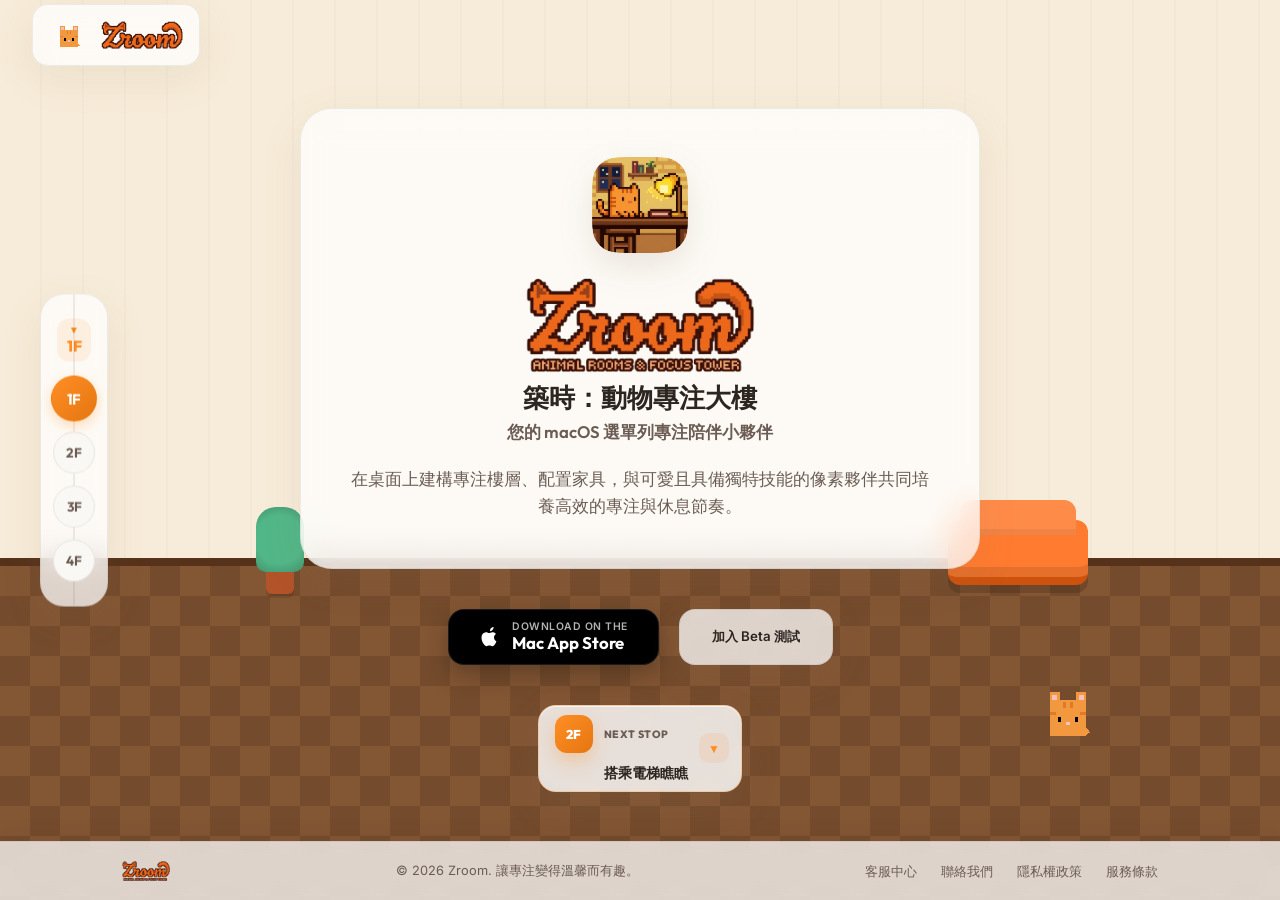
<file: index.html>
<!DOCTYPE html>
<html lang="zh-Hant" data-theme="light">
<head>
  <meta charset="UTF-8">
  <meta name="viewport" content="width=device-width, initial-scale=1.0">
  <title>Zroom - 您的 macOS 選單列專注陪伴小夥伴</title>
  
  <!-- SEO Meta Tags -->
  <meta name="description" content="Zroom 是一款 macOS 選單列與完整視窗雙型態的專注陪伴 App。在精美的像素房間中設定番茄鐘、與可愛像素小夥伴共同建立高效工作與健康休息節奏。">
  <meta name="keywords" content="Zroom, zroomfocus, macOS, 專注App, 番茄鐘, 像素風, 寵物養成, 生產力工具, 選單列, App Store, 白名單">
  <meta name="author" content="Wen Hsuan Chen">
  <meta name="theme-color" content="#F6A13A">
  <link rel="canonical" href="https://zroomfocus.com/">
  
  <!-- Open Graph -->
  <meta property="og:type" content="website">
  <meta property="og:url" content="https://zroomfocus.com/">
  <meta property="og:title" content="Zroom - 您的 macOS 選單列專注陪伴小夥伴">
  <meta property="og:description" content="番茄鐘工作法與像素房間佈置的完美結合！解鎖具備獨特技能的寵物，陪伴您每日的高效工作。">
  <meta property="og:image" content="https://zroomfocus.com/assets/screenshots/lobby_full.png">
  <meta name="twitter:card" content="summary_large_image">
  <meta name="twitter:title" content="Zroom - 您的 macOS 選單列專注陪伴小夥伴">
  <meta name="twitter:description" content="在桌面上建構專注樓層、配置家具，與像素夥伴共同培養高效的專注與休息節奏。">
  <meta name="twitter:image" content="https://zroomfocus.com/assets/screenshots/lobby_full.png">
  
  <!-- Stylesheets -->
  <link rel="stylesheet" href="style.css?v=20260617-public-study">
  
  <!-- Favicon -->
  <link rel="icon" type="image/png" href="assets/app-icon.png">
</head>
<body class="elevator-layout">

  <!-- Header Section (Floating) -->
  <header>
    <button class="logo-container home-logo-btn" id="homeLogoBtn" type="button" aria-label="回到首頁">
      <img src="assets/avatars/orange_tabby.png" alt="" class="header-cat-img" aria-hidden="true">
      <img src="assets/zroom_logo_header.png" alt="Zroom Logo" class="header-logo-img">
    </button>
  </header>

  <!-- Elevator Fixed Sidebar (Styled like the Zroom sidebar) -->
  <div class="elevator-sidebar" id="elevatorSidebar">
    <div class="elevator-indicator">
      <span class="indicator-arrow" id="elevatorArrow">▲</span>
      <span class="indicator-text" id="elevatorFloorText">1F</span>
    </div>
    <div class="elevator-buttons">
      <button class="elevator-btn active" data-target="floor-1" title="1F 大廳">1F</button>
      <button class="elevator-btn" data-target="floor-2" title="2F 專注室">2F</button>
      <button class="elevator-btn" data-target="floor-3" title="3F 夥伴房">3F</button>
      <button class="elevator-btn" data-target="support-center" title="4F 客服中心">4F</button>
    </div>
    <div class="elevator-cable"></div>
  </div>

  <a href="https://apps.apple.com/app/id6776900515" class="floating-download-cta" id="floatingDownloadCta" aria-label="下載 Zroom" target="_blank" rel="noopener">
    <span class="floating-download-icon">
      <img src="assets/app-icon.png" alt="">
    </span>
    <span class="floating-download-copy">
      <span>下載 Zroom</span>
      <strong>Mac App Store</strong>
    </span>
  </a>

  <!-- Building Tower Containers -->
  <main class="tower-container">

    <!-- 1F Section: Lobby & Download (Hero) -->
    <section id="floor-1" class="floor-section">
      <!-- Live Room Floor Background -->
      <div class="room-floor-canvas" id="lobbyRoom">
        <div class="room-wallpaper lobby-wall"></div>
        <div class="room-floor lobby-floor-tiles"></div>
        <!-- Lobby Decor Items (Styled in CSS) -->
        <div class="decor-sofa"></div>
        <div class="decor-plant"></div>
      </div>

      <!-- Foreground Marketing Content -->
      <div class="floor-content hero-content">
        <div class="app-branding">
          <div class="app-icon-wrapper">
            <img src="assets/app-icon.png" class="hero-app-icon" alt="Zroom App Icon">
          </div>
          <h1 class="app-title">
            <img src="assets/zroom_logo_full.png" class="hero-logo-img" alt="Zroom">
          </h1>
          <p class="app-tagline">築時：動物專注大樓</p>
          <p class="app-subtitle">您的 macOS 選單列專注陪伴小夥伴</p>
          <p class="app-intro">在桌面上建構專注樓層、配置家具，與可愛且具備獨特技能的像素夥伴共同培養高效的專注與休息節奏。</p>
        </div>

        <div class="hero-download-ctas">
          <a href="https://apps.apple.com/app/id6776900515" class="app-store-badge-premium" id="download" target="_blank" rel="noopener">
            <svg viewBox="0 0 24 24" width="22" height="22" fill="currentColor">
              <path d="M18.71 19.5c-.83 1.24-1.71 2.45-3.05 2.47-1.34.03-1.77-.79-3.29-.79-1.53 0-2 .77-3.27.82-1.31.05-2.3-1.32-3.14-2.53C4.25 17 2.94 12.45 4.7 9.39c.87-1.52 2.43-2.48 4.12-2.51 1.28-.02 2.5.87 3.29.87.78 0 2.26-1.07 3.81-.91.65.03 2.47.26 3.64 1.98-.09.06-2.17 1.28-2.15 3.81.03 3.02 2.65 4.03 2.68 4.04-.03.07-.42 1.44-1.38 2.83M15.97 4.17c.66-.81 1.11-1.93.99-3.06-.96.04-2.13.64-2.82 1.45-.6.7-1.13 1.84-.99 2.94.1.08.19.12.29.12.9 0 1.93-.61 2.53-1.45z"/>
            </svg>
            <div class="badge-text">
              <span class="sub-text">Download on the</span>
              <span class="main-text">Mac App Store</span>
            </div>
          </a>
          <button class="btn btn-glass-secondary beta-trigger">加入 Beta 測試</button>
        </div>
        
        <div class="scroll-prompt" onclick="window.zroomScrollToFloor ? window.zroomScrollToFloor('floor-2') : document.getElementById('floor-2').scrollIntoView({behavior:'smooth'})">
          <span class="scroll-prompt-kicker">Next stop</span>
          <span class="scroll-prompt-main">搭乘電梯瞧瞧</span>
          <span class="scroll-arrow">▼</span>
        </div>
      </div>
    </section>

    <!-- 2F Section: Focus Room (Interactive Simulator & Features) -->
    <section id="floor-2" class="floor-section">
      <div class="floor-content focus-floor-content">
        <!-- Interactive Simulator (Fitted inside the floor) -->
        <div class="simulator-wrapper-layout">
          <div class="showcase-window" id="simulatorWindow">
            <div class="window-header">
              <div class="header-dots">
                <span class="dot dot-red"></span>
                <span class="dot dot-yellow"></span>
                <span class="dot dot-green"></span>
              </div>
              <div class="simulator-header-status" id="simulatorHeaderStatus">新手教學房</div>
            </div>
            
            <div class="window-content">
              <div class="simulator-room resting" id="simulatorRoom">
                <div class="focus-room-stage">
                  <div class="focus-room-wall">
                    <span class="wall-panel-line"></span>
                  </div>
                  <div class="focus-room-floor">
                    <div class="focus-furniture focus-tutorial-desk" aria-hidden="true">
                      <div class="furniture-shadow"></div>
                      <span class="desk-leg desk-leg-back-left"></span>
                      <span class="desk-leg desk-leg-back-right"></span>
                      <span class="desk-leg desk-leg-front-left"></span>
                      <span class="desk-leg desk-leg-front-right"></span>
                      <div class="desk-top">
                        <div class="desk-bevel"></div>
                        <div class="desk-book">
                          <div class="desk-book-pages">
                            <span></span>
                          </div>
                        </div>
                        <div class="desk-lamp">
                          <span class="lamp-base"></span>
                          <span class="lamp-stem"></span>
                          <span class="lamp-head"></span>
                          <span class="lamp-glow"></span>
                        </div>
                      </div>
                    </div>
                    <div class="focus-furniture focus-tutorial-chair" aria-hidden="true">
                      <div class="furniture-shadow"></div>
                      <span class="chair-leg chair-leg-back-left"></span>
                      <span class="chair-leg chair-leg-back-right"></span>
                      <span class="chair-leg chair-leg-front-left"></span>
                      <span class="chair-leg chair-leg-front-right"></span>
                      <div class="chair-seat">
                        <div class="chair-backrest"></div>
                        <span class="chair-spindle spindle-1"></span>
                        <span class="chair-spindle spindle-2"></span>
                        <span class="chair-spindle spindle-3"></span>
                      </div>
                    </div>
                    <div class="focus-shadow pet-shadow"></div>
                    <div class="focus-cat-seat-mask" aria-hidden="true"></div>
                    <div class="pet-name-badge" id="petNameBadge">經典橘喵</div>
                    <img src="assets/avatars/orange_tabby.png" class="pet-overlay" id="petOverlay" alt="經典橘喵">
                  </div>
                  <div class="focus-room-baseboard"></div>
                  <div class="focus-wall-shadow"></div>
                  <div class="focus-grid-dots" aria-hidden="true"></div>
                </div>
                <div class="demo-layer mode-demo" aria-hidden="true">
                  <div class="demo-desktop-screen">
                    <div class="demo-desktop-menubar">
                      <span></span><span></span><span></span>
                    </div>
                  </div>
                  <div class="demo-full-window">
                    <div class="demo-window-bar">
                      <span></span><span></span><span></span>
                    </div>
                    <div class="demo-window-room-mini"></div>
                    <div class="demo-window-sidebar"></div>
                    <button class="demo-window-collapse" type="button" tabindex="-1" aria-hidden="true">
                      <span></span>
                    </button>
                  </div>
                  <div class="demo-click-dot collapse-click"></div>
                  <div class="demo-fold-trail"></div>
                  <div class="demo-menu-bar">
                    <img src="assets/avatars/orange_tabby.png" alt="">
                    <span></span><span></span><span></span>
                  </div>
                  <div class="demo-click-dot menubar-click"></div>
                  <div class="demo-menubar-popover">
                    <div class="popover-room-mini"></div>
                    <div class="popover-control-line"></div>
                    <div class="popover-action-row">
                      <span></span><span></span>
                    </div>
                  </div>
                </div>
                <div class="demo-layer whitelist-demo" aria-hidden="true">
                  <div class="whitelist-panel">
                    <div class="whitelist-panel-title">白名單</div>
                    <div class="whitelist-row allowed"><span></span>Xcode</div>
                    <div class="whitelist-row allowed"><span></span>Notion</div>
                    <div class="whitelist-row blocked"><span></span>Game</div>
                  </div>
                  <div class="distract-app">Game</div>
                  <img src="assets/avatars/orange_tabby.png" class="whitelist-pet" id="whitelistDemoPet" alt="">
                  <div class="whitelist-alert">
                    <strong>Zroom</strong>
                    <span>回到專注</span>
                  </div>
                  <div class="surprise-mark">!</div>
                </div>
                <div class="demo-layer reward-demo" aria-hidden="true">
                  <div class="reward-game-window">
                    <div class="reward-window-bar">
                      <span></span><span></span><span></span>
                    </div>
                    <div class="reward-room-preview">
                      <div class="reward-room-wall"></div>
                      <div class="reward-room-floor"></div>
                      <img src="assets/avatars/orange_tabby.png" class="reward-pet" id="rewardDemoPet" alt="">
                      <div class="reward-placed-furniture"></div>
                    </div>
                    <div class="reward-inventory">
                      <div class="reward-inventory-title"></div>
                      <div class="reward-furniture-card">
                        <div class="reward-furniture-icon"></div>
                      </div>
                    </div>
                  </div>
                  <div class="reward-placement-highlight"></div>
                  <div class="reward-drag-furniture"></div>
                  <div class="reward-cursor"></div>
                  <div class="reward-passive-badge"><span></span>任務完成</div>
                  <div class="reward-time-ring"><span>25</span></div>
                  <div class="reward-coin-counter">+8</div>
                  <span class="coin-float coin-a">🪙</span>
                  <span class="coin-float coin-b">🪙</span>
                  <span class="coin-float coin-c">🪙</span>
                </div>
                <div class="demo-layer studyroom-demo" aria-hidden="true">
                  <div class="studyroom-window">
                    <div class="studyroom-window-bar">
                      <span></span><span></span><span></span>
                      <strong>公共自習室</strong>
                    </div>
                    <div class="studyroom-wall">
                      <div class="studyroom-bookcase"></div>
                      <div class="studyroom-clock"></div>
                      <div class="studyroom-plant"></div>
                    </div>
                    <div class="studyroom-floor">
                      <div class="study-seat seat-a">
                        <span class="study-chair"></span>
                        <span class="study-table"></span>
                        <span class="study-lamp"></span>
                        <img src="assets/avatars/orange_tabby.png" class="study-pet study-main-pet" id="studyroomDemoPet" alt="">
                        <em>你</em>
                      </div>
                      <div class="study-seat seat-b">
                        <span class="study-chair"></span>
                        <span class="study-table"></span>
                        <span class="study-lamp"></span>
                        <img src="assets/avatars/penguin.png" class="study-pet" alt="">
                        <em>同樓層</em>
                      </div>
                      <div class="study-seat seat-c">
                        <span class="study-chair"></span>
                        <span class="study-table"></span>
                        <span class="study-lamp"></span>
                        <img src="assets/avatars/fox.png" class="study-pet" alt="">
                        <em>專注中</em>
                      </div>
                      <div class="study-seat seat-d">
                        <span class="study-chair"></span>
                        <span class="study-table"></span>
                        <span class="study-lamp"></span>
                        <img src="assets/avatars/rabbit.png" class="study-pet" alt="">
                        <em>休息中</em>
                      </div>
                    </div>
                  </div>
                  <div class="studyroom-elevator-badge">2F</div>
                  <div class="studyroom-sync-line"></div>
                  <div class="studyroom-presence-chip"><span></span>4 人在線</div>
                </div>
              </div>
              
              <div class="simulator-controls">
                <button class="simulator-btn btn-start" id="simulatorActionBtn">▶ 開始專注</button>
              </div>
            </div>
          </div>
        </div>

        <!-- Features Side Panel (Sleek Glass Dashboard cards) -->
        <div class="features-dashboard">
          <button class="dash-card demo-trigger" type="button" data-demo="mode">
            <span class="dash-icon">💻</span>
            <div>
              <h3>雙型態操作模式</h3>
              <p>選單列模式固定尺寸，適合背景掛機；完整視窗可自由縮放、添置精美家具。</p>
            </div>
          </button>
          <button class="dash-card demo-trigger" type="button" data-demo="whitelist">
            <span class="dash-icon">🛡️</span>
            <div>
              <h3>主動專注與白名單</h3>
              <p>番茄鐘工作期間，限用白名單 App，不慎分心會啟動寬限倒數以防摸魚。</p>
            </div>
          </button>
          <button class="dash-card demo-trigger" type="button" data-demo="reward">
            <span class="dash-icon">🪙</span>
            <div>
              <h3>專注獎勵與房間佈置</h3>
              <p>完成專注、每日任務與簽到後獲得金幣，添購書桌、唱機或遊樂設施打造自己的樓層。</p>
            </div>
          </button>
          <button class="dash-card demo-trigger" type="button" data-demo="studyroom">
            <span class="dash-icon">🏢</span>
            <div>
              <h3>公共自習室</h3>
              <p>離開自己的房間，進入共享大樓同樓層自習；看見其他玩家的小夥伴一起坐下專注。</p>
            </div>
          </button>
        </div>
      </div>
    </section>

    <!-- 3F Section: Companions Room (16 Pets Gallery & Live wandering area) -->
    <section id="floor-3" class="floor-section">
      <!-- Live Room Floor for Multiple Pets to wander -->
      <div class="room-floor-canvas" id="companionsRoom">
        <div class="room-wallpaper companions-wall"></div>
        <div class="room-floor companions-floor-tiles"></div>
        <!-- Loft furniture decors -->
        <div class="decor-bed"></div>
        <div class="decor-arcade"></div>
      </div>

      <div class="floor-content companions-floor-content">
        <div class="companions-panel">
          <div class="companions-intro">
            <h2>小夥伴圖鑑</h2>
            <p>解鎖不同小夥伴，照顧牠們的心情、技能與召回狀態。點選卡片即可把目前夥伴召喚到 2F 模擬房預覽。</p>
          </div>

          <div class="filter-bar-layout">
            <div class="search-box-premium">
              <svg viewBox="0 0 24 24" fill="none" stroke="currentColor" stroke-width="2" stroke-linecap="round" stroke-linejoin="round">
                <circle cx="11" cy="11" r="8"></circle>
                <line x1="21" y1="21" x2="16.65" y2="16.65"></line>
              </svg>
              <input type="text" id="searchInput" placeholder="搜尋小夥伴名稱...">
            </div>
            
            <div class="filter-tags-premium">
              <button class="filter-tag active" data-filter="all">全部</button>
              <button class="filter-tag" data-filter="cat">貓咪 🐱</button>
              <button class="filter-tag" data-filter="home">家寵 🐶</button>
              <button class="filter-tag" data-filter="forest">森林 🦊</button>
              <button class="filter-tag" data-filter="savanna">草原 🦁</button>
              <button class="filter-tag" data-filter="cold">寒地 🐧</button>
            </div>
          </div>

          <!-- Cards Scrollable Wrapper -->
          <div class="companions-scroll-container">
            <div class="companions-grid-layout" id="companionsGrid">
              <!-- Dynamically populated -->
            </div>
          </div>
        </div>
      </div>
    </section>

    <!-- Support Center -->
    <section id="support-center" class="floor-section support-section">
      <div class="floor-content support-floor-content">
        <div class="support-panel">
          <div class="support-intro">
            <span class="support-kicker">Support Center</span>
            <h2>客服中心</h2>
            <p>遇到使用問題、購買疑問，或想回報 Zroom 的體驗建議，都可以從這裡開始。</p>
          </div>

          <div class="support-grid">
            <article class="support-card contact-card">
              <span class="support-card-icon">✉</span>
              <h3>聯絡我們</h3>
              <p>請附上 macOS 版本、Zroom 版本，以及問題畫面，會更快協助排查。</p>
              <a href="mailto:support@zroomfocus.com">support@zroomfocus.com</a>
            </article>

            <article class="support-card">
              <h3>常見問題</h3>
              <div class="faq-list">
                <details open>
                  <summary>如何開啟白名單專注？</summary>
                  <p>在 App 內設定白名單 App，開始專注後 Zroom 會協助你留在允許的工作環境中。</p>
                </details>
                <details>
                  <summary>為什麼金幣獎勵沒有增加？</summary>
                  <p>請確認專注已完成、每日任務或簽到已達成；若使用帳號同步，請保持網路連線以便結算進度。</p>
                </details>
                <details>
                  <summary>購買或解鎖內容沒有出現怎麼辦？</summary>
                  <p>請先確認 App Store 帳號與網路狀態，再重新開啟 Zroom；仍有問題可來信協助處理。</p>
                </details>
              </div>
            </article>
          </div>
        </div>
      </div>
    </section>

  </main>

  <!-- Footer Section -->
  <footer>
    <div class="footer-container">
      <div class="footer-logo">
        <img src="assets/zroom_logo_full.png" alt="Zroom Logo" class="footer-logo-img">
      </div>
      <p class="footer-desc">&copy; 2026 Zroom. 讓專注變得溫馨而有趣。</p>
      <ul class="footer-links">
        <li><a href="#support-center">客服中心</a></li>
        <li><a href="mailto:support@zroomfocus.com">聯絡我們</a></li>
        <li><a href="#" class="privacy-trigger">隱私權政策</a></li>
        <li><a href="#" class="terms-trigger">服務條款</a></li>
      </ul>
    </div>
  </footer>

  <!-- Modal for Legal Docs -->
  <div class="modal" id="legalModal" role="dialog" aria-modal="true" aria-labelledby="modalTitle">
    <div class="modal-container">
      <div class="modal-header">
        <h3 class="modal-title" id="modalTitle">條款內容</h3>
        <button class="modal-close" id="modalClose" aria-label="關閉視窗">&times;</button>
      </div>
      <div class="modal-body" id="modalBody">
        <!-- Injected dynamically -->
      </div>
    </div>
  </div>

  <!-- Custom Cursor Element -->
  <div class="custom-cursor" id="customCursor"></div>

  <!-- Scripts -->
  <script src="app.js?v=20260617-public-study"></script>
</body>
</html>
</file>
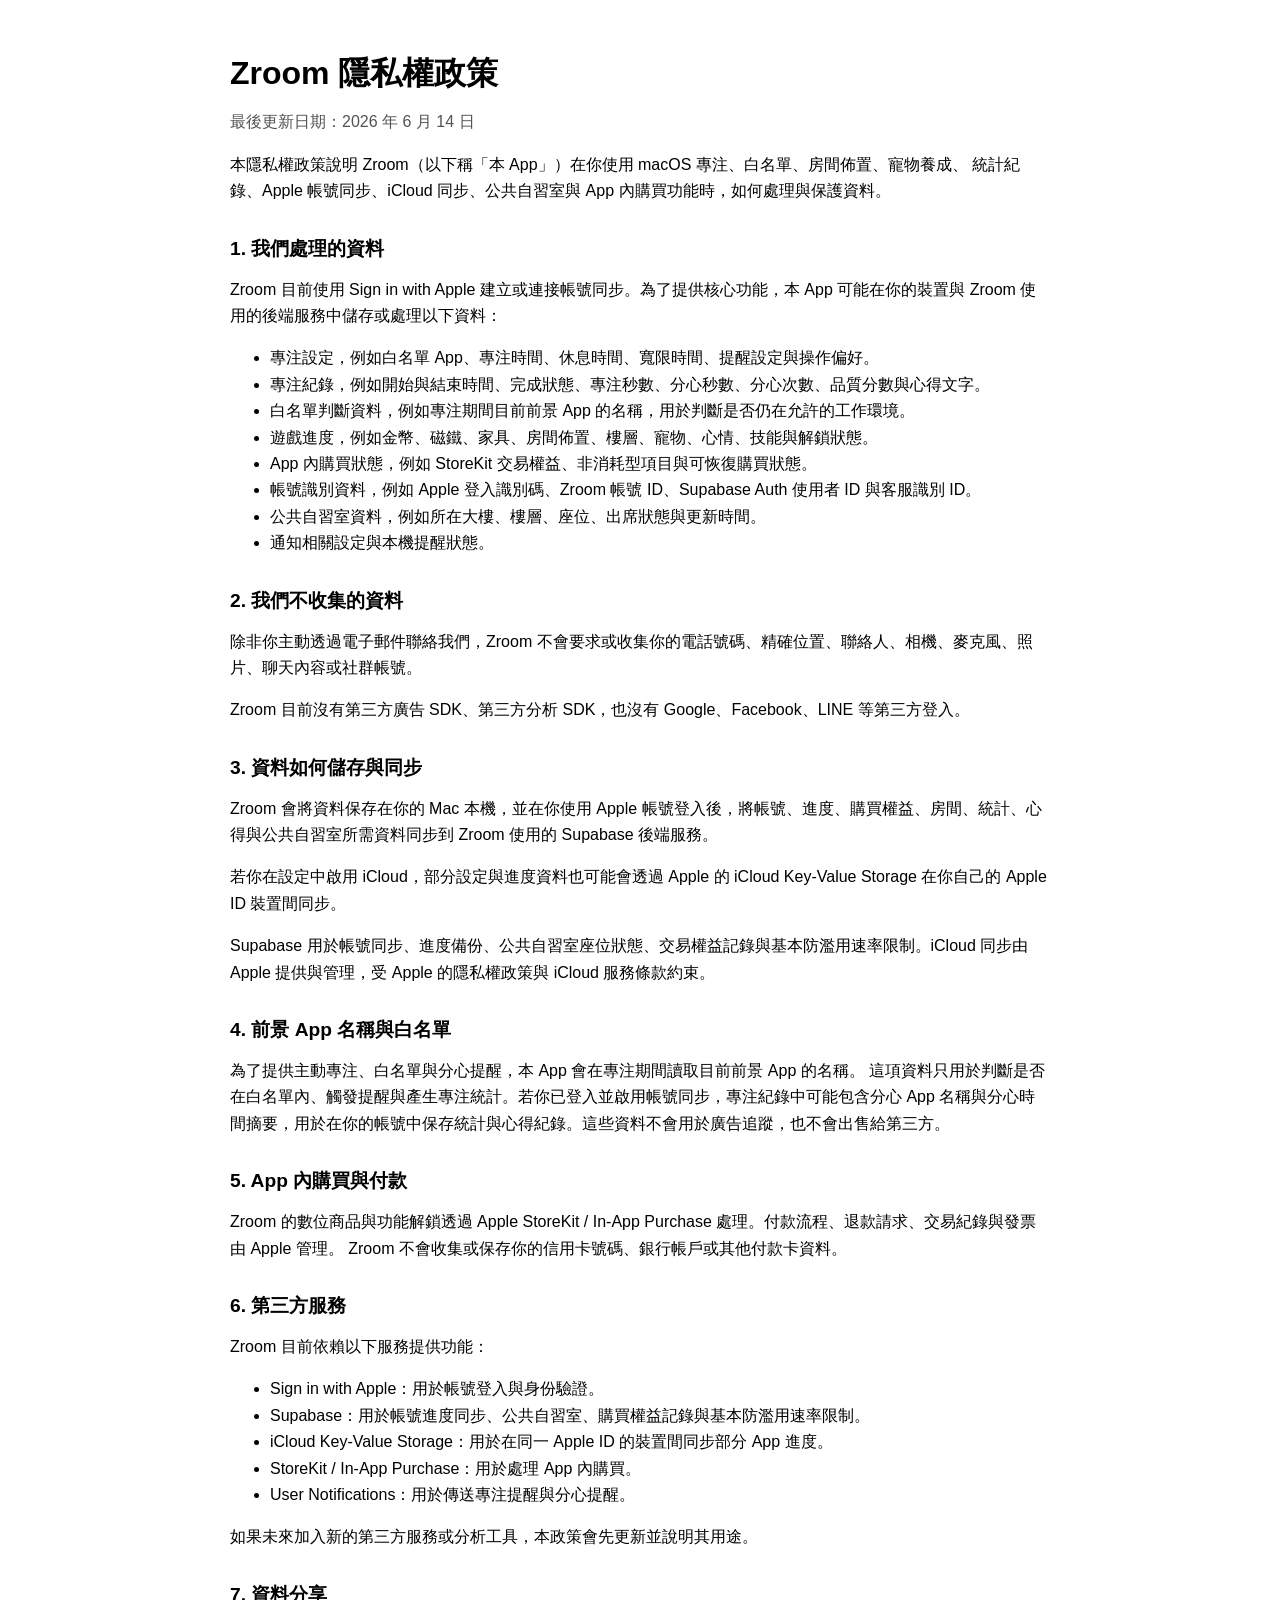
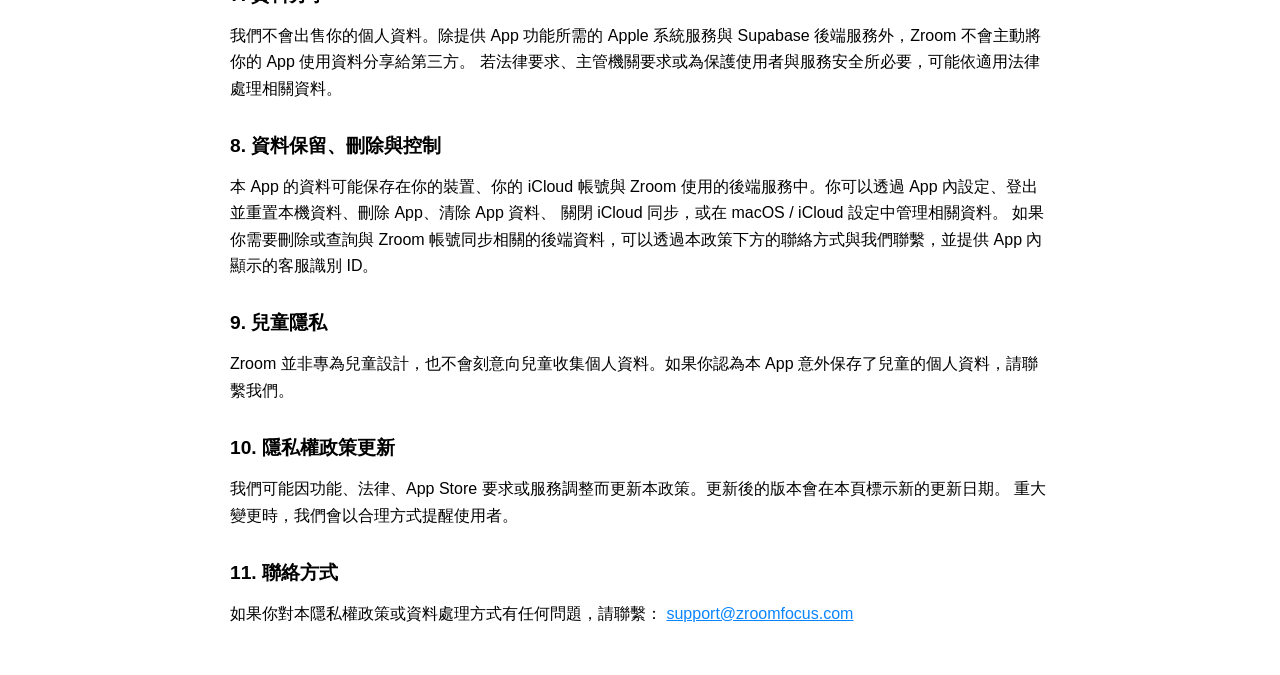
<file: privacy.html>
<!doctype html>
<html lang="zh-Hant">
<head>
  <meta charset="utf-8">
  <meta name="viewport" content="width=device-width, initial-scale=1">
  <title>Zroom 隱私權政策</title>
  <style>
    :root {
      color-scheme: light dark;
      font-family: -apple-system, BlinkMacSystemFont, "Segoe UI", sans-serif;
      line-height: 1.65;
    }
    body {
      margin: 0;
      padding: 32px 18px;
      background: Canvas;
      color: CanvasText;
    }
    main {
      max-width: 820px;
      margin: 0 auto;
    }
    h1, h2 {
      line-height: 1.25;
    }
    h1 {
      margin-bottom: 4px;
      font-size: 2rem;
    }
    h2 {
      margin-top: 32px;
      font-size: 1.2rem;
    }
    p, li {
      font-size: 1rem;
    }
    .muted {
      color: color-mix(in srgb, CanvasText 68%, transparent);
    }
    a {
      color: #0a84ff;
    }
  </style>
</head>
<body>
  <main>
    <h1>Zroom 隱私權政策</h1>
    <p class="muted">最後更新日期：2026 年 6 月 14 日</p>

    <p>
      本隱私權政策說明 Zroom（以下稱「本 App」）在你使用 macOS 專注、白名單、房間佈置、寵物養成、
      統計紀錄、Apple 帳號同步、iCloud 同步、公共自習室與 App 內購買功能時，如何處理與保護資料。
    </p>

    <h2>1. 我們處理的資料</h2>
    <p>Zroom 目前使用 Sign in with Apple 建立或連接帳號同步。為了提供核心功能，本 App 可能在你的裝置與 Zroom 使用的後端服務中儲存或處理以下資料：</p>
    <ul>
      <li>專注設定，例如白名單 App、專注時間、休息時間、寬限時間、提醒設定與操作偏好。</li>
      <li>專注紀錄，例如開始與結束時間、完成狀態、專注秒數、分心秒數、分心次數、品質分數與心得文字。</li>
      <li>白名單判斷資料，例如專注期間目前前景 App 的名稱，用於判斷是否仍在允許的工作環境。</li>
      <li>遊戲進度，例如金幣、磁鐵、家具、房間佈置、樓層、寵物、心情、技能與解鎖狀態。</li>
      <li>App 內購買狀態，例如 StoreKit 交易權益、非消耗型項目與可恢復購買狀態。</li>
      <li>帳號識別資料，例如 Apple 登入識別碼、Zroom 帳號 ID、Supabase Auth 使用者 ID 與客服識別 ID。</li>
      <li>公共自習室資料，例如所在大樓、樓層、座位、出席狀態與更新時間。</li>
      <li>通知相關設定與本機提醒狀態。</li>
    </ul>

    <h2>2. 我們不收集的資料</h2>
    <p>除非你主動透過電子郵件聯絡我們，Zroom 不會要求或收集你的電話號碼、精確位置、聯絡人、相機、麥克風、照片、聊天內容或社群帳號。</p>
    <p>Zroom 目前沒有第三方廣告 SDK、第三方分析 SDK，也沒有 Google、Facebook、LINE 等第三方登入。</p>

    <h2>3. 資料如何儲存與同步</h2>
    <p>
      Zroom 會將資料保存在你的 Mac 本機，並在你使用 Apple 帳號登入後，將帳號、進度、購買權益、房間、統計、心得與公共自習室所需資料同步到 Zroom 使用的 Supabase 後端服務。
    </p>
    <p>
      若你在設定中啟用 iCloud，部分設定與進度資料也可能會透過 Apple 的
      iCloud Key-Value Storage 在你自己的 Apple ID 裝置間同步。
    </p>
    <p>
      Supabase 用於帳號同步、進度備份、公共自習室座位狀態、交易權益記錄與基本防濫用速率限制。iCloud 同步由 Apple 提供與管理，受 Apple 的隱私權政策與 iCloud 服務條款約束。
    </p>

    <h2>4. 前景 App 名稱與白名單</h2>
    <p>
      為了提供主動專注、白名單與分心提醒，本 App 會在專注期間讀取目前前景 App 的名稱。
      這項資料只用於判斷是否在白名單內、觸發提醒與產生專注統計。若你已登入並啟用帳號同步，專注紀錄中可能包含分心 App 名稱與分心時間摘要，用於在你的帳號中保存統計與心得紀錄。這些資料不會用於廣告追蹤，也不會出售給第三方。
    </p>

    <h2>5. App 內購買與付款</h2>
    <p>
      Zroom 的數位商品與功能解鎖透過 Apple StoreKit / In-App Purchase 處理。付款流程、退款請求、交易紀錄與發票由 Apple 管理。
      Zroom 不會收集或保存你的信用卡號碼、銀行帳戶或其他付款卡資料。
    </p>

    <h2>6. 第三方服務</h2>
    <p>Zroom 目前依賴以下服務提供功能：</p>
    <ul>
      <li>Sign in with Apple：用於帳號登入與身份驗證。</li>
      <li>Supabase：用於帳號進度同步、公共自習室、購買權益記錄與基本防濫用速率限制。</li>
      <li>iCloud Key-Value Storage：用於在同一 Apple ID 的裝置間同步部分 App 進度。</li>
      <li>StoreKit / In-App Purchase：用於處理 App 內購買。</li>
      <li>User Notifications：用於傳送專注提醒與分心提醒。</li>
    </ul>
    <p>
      如果未來加入新的第三方服務或分析工具，本政策會先更新並說明其用途。
    </p>

    <h2>7. 資料分享</h2>
    <p>
      我們不會出售你的個人資料。除提供 App 功能所需的 Apple 系統服務與 Supabase 後端服務外，Zroom 不會主動將你的 App 使用資料分享給第三方。
      若法律要求、主管機關要求或為保護使用者與服務安全所必要，可能依適用法律處理相關資料。
    </p>

    <h2>8. 資料保留、刪除與控制</h2>
    <p>
      本 App 的資料可能保存在你的裝置、你的 iCloud 帳號與 Zroom 使用的後端服務中。你可以透過 App 內設定、登出並重置本機資料、刪除 App、清除 App 資料、
      關閉 iCloud 同步，或在 macOS / iCloud 設定中管理相關資料。
      如果你需要刪除或查詢與 Zroom 帳號同步相關的後端資料，可以透過本政策下方的聯絡方式與我們聯繫，並提供 App 內顯示的客服識別 ID。
    </p>

    <h2>9. 兒童隱私</h2>
    <p>
      Zroom 並非專為兒童設計，也不會刻意向兒童收集個人資料。如果你認為本 App 意外保存了兒童的個人資料，請聯繫我們。
    </p>

    <h2>10. 隱私權政策更新</h2>
    <p>
      我們可能因功能、法律、App Store 要求或服務調整而更新本政策。更新後的版本會在本頁標示新的更新日期。
      重大變更時，我們會以合理方式提醒使用者。
    </p>

    <h2>11. 聯絡方式</h2>
    <p>
      如果你對本隱私權政策或資料處理方式有任何問題，請聯繫：
      <a href="mailto:support@zroomfocus.com">support@zroomfocus.com</a>
    </p>
  </main>
</body>
</html>
</file>
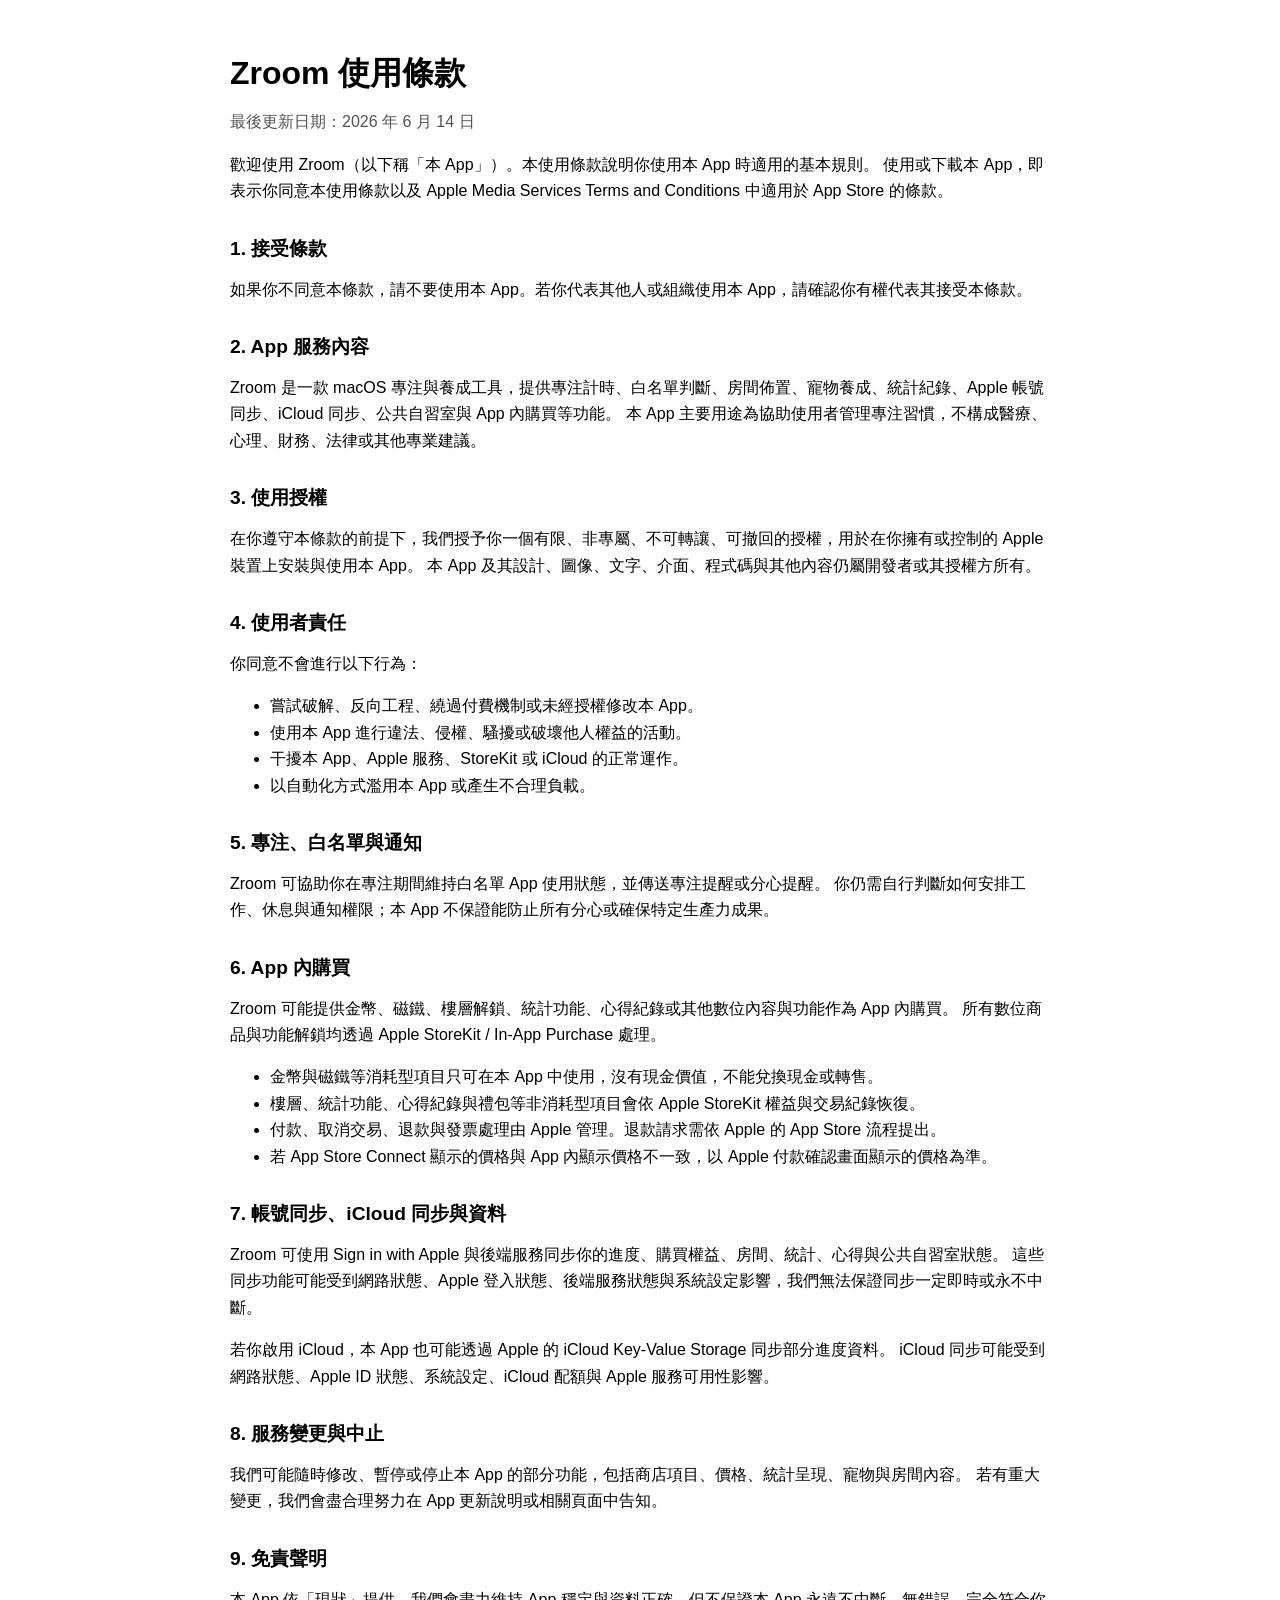
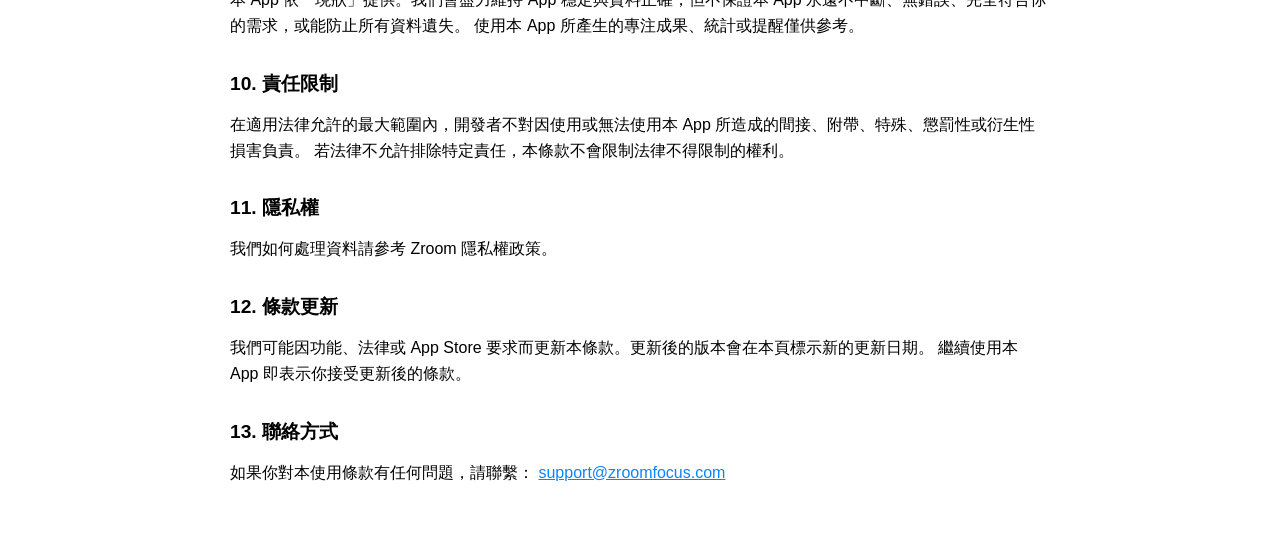
<file: terms.html>
<!doctype html>
<html lang="zh-Hant">
<head>
  <meta charset="utf-8">
  <meta name="viewport" content="width=device-width, initial-scale=1">
  <title>Zroom 使用條款</title>
  <style>
    :root {
      color-scheme: light dark;
      font-family: -apple-system, BlinkMacSystemFont, "Segoe UI", sans-serif;
      line-height: 1.65;
    }
    body {
      margin: 0;
      padding: 32px 18px;
      background: Canvas;
      color: CanvasText;
    }
    main {
      max-width: 820px;
      margin: 0 auto;
    }
    h1, h2 {
      line-height: 1.25;
    }
    h1 {
      margin-bottom: 4px;
      font-size: 2rem;
    }
    h2 {
      margin-top: 32px;
      font-size: 1.2rem;
    }
    p, li {
      font-size: 1rem;
    }
    .muted {
      color: color-mix(in srgb, CanvasText 68%, transparent);
    }
    a {
      color: #0a84ff;
    }
  </style>
</head>
<body>
  <main>
    <h1>Zroom 使用條款</h1>
    <p class="muted">最後更新日期：2026 年 6 月 14 日</p>

    <p>
      歡迎使用 Zroom（以下稱「本 App」）。本使用條款說明你使用本 App 時適用的基本規則。
      使用或下載本 App，即表示你同意本使用條款以及 Apple Media Services Terms and Conditions 中適用於 App Store 的條款。
    </p>

    <h2>1. 接受條款</h2>
    <p>
      如果你不同意本條款，請不要使用本 App。若你代表其他人或組織使用本 App，請確認你有權代表其接受本條款。
    </p>

    <h2>2. App 服務內容</h2>
    <p>
      Zroom 是一款 macOS 專注與養成工具，提供專注計時、白名單判斷、房間佈置、寵物養成、統計紀錄、Apple 帳號同步、iCloud 同步、公共自習室與 App 內購買等功能。
      本 App 主要用途為協助使用者管理專注習慣，不構成醫療、心理、財務、法律或其他專業建議。
    </p>

    <h2>3. 使用授權</h2>
    <p>
      在你遵守本條款的前提下，我們授予你一個有限、非專屬、不可轉讓、可撤回的授權，用於在你擁有或控制的 Apple 裝置上安裝與使用本 App。
      本 App 及其設計、圖像、文字、介面、程式碼與其他內容仍屬開發者或其授權方所有。
    </p>

    <h2>4. 使用者責任</h2>
    <p>你同意不會進行以下行為：</p>
    <ul>
      <li>嘗試破解、反向工程、繞過付費機制或未經授權修改本 App。</li>
      <li>使用本 App 進行違法、侵權、騷擾或破壞他人權益的活動。</li>
      <li>干擾本 App、Apple 服務、StoreKit 或 iCloud 的正常運作。</li>
      <li>以自動化方式濫用本 App 或產生不合理負載。</li>
    </ul>

    <h2>5. 專注、白名單與通知</h2>
    <p>
      Zroom 可協助你在專注期間維持白名單 App 使用狀態，並傳送專注提醒或分心提醒。
      你仍需自行判斷如何安排工作、休息與通知權限；本 App 不保證能防止所有分心或確保特定生產力成果。
    </p>

    <h2>6. App 內購買</h2>
    <p>
      Zroom 可能提供金幣、磁鐵、樓層解鎖、統計功能、心得紀錄或其他數位內容與功能作為 App 內購買。
      所有數位商品與功能解鎖均透過 Apple StoreKit / In-App Purchase 處理。
    </p>
    <ul>
      <li>金幣與磁鐵等消耗型項目只可在本 App 中使用，沒有現金價值，不能兌換現金或轉售。</li>
      <li>樓層、統計功能、心得紀錄與禮包等非消耗型項目會依 Apple StoreKit 權益與交易紀錄恢復。</li>
      <li>付款、取消交易、退款與發票處理由 Apple 管理。退款請求需依 Apple 的 App Store 流程提出。</li>
      <li>若 App Store Connect 顯示的價格與 App 內顯示價格不一致，以 Apple 付款確認畫面顯示的價格為準。</li>
    </ul>

    <h2>7. 帳號同步、iCloud 同步與資料</h2>
    <p>
      Zroom 可使用 Sign in with Apple 與後端服務同步你的進度、購買權益、房間、統計、心得與公共自習室狀態。
      這些同步功能可能受到網路狀態、Apple 登入狀態、後端服務狀態與系統設定影響，我們無法保證同步一定即時或永不中斷。
    </p>
    <p>
      若你啟用 iCloud，本 App 也可能透過 Apple 的 iCloud Key-Value Storage 同步部分進度資料。
      iCloud 同步可能受到網路狀態、Apple ID 狀態、系統設定、iCloud 配額與 Apple 服務可用性影響。
    </p>

    <h2>8. 服務變更與中止</h2>
    <p>
      我們可能隨時修改、暫停或停止本 App 的部分功能，包括商店項目、價格、統計呈現、寵物與房間內容。
      若有重大變更，我們會盡合理努力在 App 更新說明或相關頁面中告知。
    </p>

    <h2>9. 免責聲明</h2>
    <p>
      本 App 依「現狀」提供。我們會盡力維持 App 穩定與資料正確，但不保證本 App 永遠不中斷、無錯誤、完全符合你的需求，或能防止所有資料遺失。
      使用本 App 所產生的專注成果、統計或提醒僅供參考。
    </p>

    <h2>10. 責任限制</h2>
    <p>
      在適用法律允許的最大範圍內，開發者不對因使用或無法使用本 App 所造成的間接、附帶、特殊、懲罰性或衍生性損害負責。
      若法律不允許排除特定責任，本條款不會限制法律不得限制的權利。
    </p>

    <h2>11. 隱私權</h2>
    <p>
      我們如何處理資料請參考 Zroom 隱私權政策。
    </p>

    <h2>12. 條款更新</h2>
    <p>
      我們可能因功能、法律或 App Store 要求而更新本條款。更新後的版本會在本頁標示新的更新日期。
      繼續使用本 App 即表示你接受更新後的條款。
    </p>

    <h2>13. 聯絡方式</h2>
    <p>
      如果你對本使用條款有任何問題，請聯繫：
      <a href="mailto:support@zroomfocus.com">support@zroomfocus.com</a>
    </p>
  </main>
</body>
</html>
</file>
<file: style.css>
/* ==========================================
   Zroom Website Redesign: Elevator Tower Style
   ========================================== */

/* 1. Imports & Fonts */
@import url('https://fonts.googleapis.com/css2?family=Inter:wght@300;400;500;600&family=Outfit:wght@400;500;600;700;800&display=swap');

/* 2. Theme Variables & Tokens */
:root {
  /* Default Warm Mode */
  --bg-color: #faf8f5;
  --text-main: #2c2520;
  --text-muted: #6b5c54;
  --primary: #ff8e25;
  --primary-hover: #e57610;
  --primary-light: rgba(255, 142, 37, 0.1);
  --accent: #4d90fe;
  
  --border-color: rgba(44, 37, 32, 0.08);
  --card-bg: rgba(255, 255, 255, 0.75);
  --card-shadow: 0 12px 40px 0 rgba(139, 115, 85, 0.1);
  --glass-shadow: inset 0 1px 0 0 rgba(255, 255, 255, 0.5);
  --kbd-bg: #ece6dc;
  
  --max-width: 1100px;
  --transition-speed: 0.3s;
}

[data-theme="dark"] {
  /* Dark Mode */
  --bg-color: #161311;
  --text-main: #ebdcd0;
  --text-muted: #a39287;
  --primary: #ffa34d;
  --primary-hover: #ffb773;
  --primary-light: rgba(255, 163, 77, 0.15);
  --accent: #5e9cff;
  
  --border-color: rgba(235, 220, 208, 0.12);
  --card-bg: rgba(30, 26, 23, 0.75);
  --card-shadow: 0 12px 40px 0 rgba(0, 0, 0, 0.3);
  --glass-shadow: inset 0 1px 0 0 rgba(255, 255, 255, 0.05);
  --kbd-bg: #2d2621;
}

/* 3. Base Layout (Full Page Scroll Snap) */
* {
  box-sizing: border-box;
  margin: 0;
  padding: 0;
}

html, body {
  height: 100%;
  overflow: hidden;
}

body.elevator-layout {
  font-family: 'Inter', -apple-system, BlinkMacSystemFont, "Segoe UI", sans-serif;
  background-color: var(--bg-color);
  color: var(--text-main);
  transition: background-color var(--transition-speed) ease, color var(--transition-speed) ease;
  line-height: 1.6;
}

a {
  color: inherit;
  text-decoration: none;
}

button {
  font-family: inherit;
}

/* 4. Header (Floating Overlay) */
header {
  position: fixed;
  top: 0;
  left: 0;
  right: 0;
  height: 70px;
  display: flex;
  align-items: center;
  justify-content: space-between;
  padding: 0 2rem;
  z-index: 100;
  pointer-events: none; /* Let clicks pass to elevator background */
}

.logo-container, .nav-controls {
  pointer-events: auto; /* Re-enable clicks for items */
}

.logo-container {
  display: flex;
  align-items: center;
  gap: 0.75rem;
  background: var(--card-bg);
  backdrop-filter: blur(12px);
  -webkit-backdrop-filter: blur(12px);
  padding: 0.5rem 1rem;
  border-radius: 16px;
  border: 1px solid var(--border-color);
  box-shadow: var(--card-shadow);
}

.home-logo-btn {
  border: 1px solid var(--border-color);
  color: inherit;
  cursor: pointer;
  transition: transform var(--transition-speed) ease, border-color var(--transition-speed) ease, box-shadow var(--transition-speed) ease;
}

.home-logo-btn:hover {
  transform: translateY(-1px);
  border-color: rgba(255, 142, 37, 0.34);
  box-shadow: 0 14px 34px rgba(139, 115, 85, 0.14);
}

.logo-container img {
  width: 32px;
  height: 32px;
  image-rendering: pixelated;
  animation: logo-bounce 2s infinite ease-in-out;
}

.logo-container img.header-cat-img {
  width: 40px;
  height: 40px;
  flex: 0 0 40px;
  margin-top: 4px;
  object-fit: contain;
}

.logo-container img.header-logo-img {
  width: auto;
  height: 28px;
  image-rendering: auto;
  animation: none;
}

.hero-logo-img {
  height: 96px;
  max-width: 100%;
  object-fit: contain;
  display: inline-block;
  vertical-align: middle;
}

@media (max-width: 900px) {
  .hero-logo-img {
    height: 72px;
  }
}

.footer-logo img.footer-logo-img {
  width: auto;
  height: 20px;
  image-rendering: auto;
}

.logo-title {
  font-family: 'Outfit', sans-serif;
  font-size: 1.35rem;
  font-weight: 800;
  background: linear-gradient(135deg, var(--primary) 0%, var(--primary-hover) 100%);
  -webkit-background-clip: text;
  -webkit-text-fill-color: transparent;
}

.theme-btn {
  background: var(--card-bg);
  backdrop-filter: blur(12px);
  -webkit-backdrop-filter: blur(12px);
  border: 1px solid var(--border-color);
  width: 44px;
  height: 44px;
  border-radius: 16px;
  cursor: pointer;
  display: flex;
  align-items: center;
  justify-content: center;
  color: var(--text-main);
  box-shadow: var(--card-shadow);
  transition: all var(--transition-speed) ease;
}

.theme-btn:hover {
  transform: translateY(-2px);
  border-color: var(--primary);
}

.theme-btn svg {
  width: 20px;
  height: 20px;
  fill: currentColor;
}

[data-theme="dark"] .theme-btn .sun-icon { display: block; }
[data-theme="dark"] .theme-btn .moon-icon { display: none; }
.theme-btn .sun-icon { display: none; }
.theme-btn .moon-icon { display: block; }

/* 5. Fixed Elevator Sidebar */
.elevator-sidebar {
  position: fixed;
  left: 2.5rem;
  top: 50%;
  transform: translateY(-50%);
  z-index: 1000;
  display: flex;
  flex-direction: column;
  align-items: center;
  background: var(--card-bg);
  backdrop-filter: blur(16px);
  -webkit-backdrop-filter: blur(16px);
  padding: 1.5rem 0.75rem;
  border-radius: 24px;
  border: 1px solid var(--border-color);
  box-shadow: var(--card-shadow);
  transition: background var(--transition-speed) ease, border var(--transition-speed) ease;
}

.elevator-indicator {
  display: flex;
  flex-direction: column;
  align-items: center;
  margin-bottom: 1rem;
  font-family: 'Outfit', sans-serif;
  font-weight: 800;
  color: var(--primary);
  background: var(--primary-light);
  padding: 0.4rem 0.6rem;
  border-radius: 12px;
  line-height: 1.1;
}

.indicator-arrow {
  font-size: 0.65rem;
  margin-bottom: 2px;
  transition: transform 0.3s ease;
}

.indicator-text {
  font-size: 0.95rem;
}

.elevator-buttons {
  display: flex;
  flex-direction: column;
  gap: 0.75rem;
  z-index: 10;
}

.elevator-btn {
  width: 42px;
  height: 42px;
  border-radius: 50%;
  border: 1px solid var(--border-color);
  background: var(--bg-color);
  color: var(--text-muted);
  font-family: 'Outfit', sans-serif;
  font-weight: 700;
  cursor: pointer;
  display: flex;
  align-items: center;
  justify-content: center;
  transition: all var(--transition-speed) ease;
}

.elevator-btn:hover {
  border-color: var(--primary);
  color: var(--primary);
}

.elevator-btn.active {
  background: linear-gradient(135deg, var(--primary) 0%, var(--primary-hover) 100%);
  color: white;
  border-color: transparent;
  box-shadow: 0 4px 12px rgba(255, 142, 37, 0.3);
  transform: scale(1.1);
}

.elevator-cable {
  position: absolute;
  top: 0;
  bottom: 0;
  width: 2px;
  background: var(--border-color);
  left: 50%;
  transform: translateX(-50%);
  z-index: 1;
  pointer-events: none;
}

.floating-download-cta {
  position: fixed;
  right: 1.9rem;
  bottom: 6.35rem;
  z-index: 120;
  display: flex;
  align-items: center;
  gap: 0.92rem;
  min-width: 286px;
  padding: 0.98rem 1.12rem;
  border-radius: 24px;
  color: var(--text-main);
  background:
    linear-gradient(135deg, rgba(255, 255, 255, 0.96), rgba(255, 242, 225, 0.94));
  border: 1px solid rgba(255, 142, 37, 0.36);
  box-shadow: 0 22px 54px rgba(139, 115, 85, 0.26), 0 0 0 8px rgba(255, 142, 37, 0.08), inset 0 1px 0 rgba(255, 255, 255, 0.78);
  backdrop-filter: blur(16px);
  -webkit-backdrop-filter: blur(16px);
  opacity: 0;
  transform: translateY(16px) scale(0.96);
  pointer-events: none;
  transition: opacity var(--transition-speed) ease, transform var(--transition-speed) ease, border-color var(--transition-speed) ease;
}

[data-theme="dark"] .floating-download-cta {
  background:
    linear-gradient(135deg, rgba(42, 34, 28, 0.96), rgba(30, 26, 23, 0.94));
}

.show-floating-download .floating-download-cta {
  opacity: 1;
  transform: translateY(0) scale(1);
  pointer-events: auto;
}

.floating-download-cta:hover {
  transform: translateY(-4px) scale(1.02);
  border-color: rgba(255, 142, 37, 0.62);
  box-shadow: 0 28px 64px rgba(139, 115, 85, 0.32), 0 0 0 10px rgba(255, 142, 37, 0.12), inset 0 1px 0 rgba(255, 255, 255, 0.84);
}

.floating-download-icon {
  width: 62px;
  height: 62px;
  border-radius: 18px;
  display: grid;
  place-items: center;
  background: transparent;
  box-shadow: 0 12px 24px rgba(44, 37, 32, 0.14);
  overflow: hidden;
}

.floating-download-icon img {
  width: 100%;
  height: 100%;
  border-radius: inherit;
  object-fit: cover;
  display: block;
}

.floating-download-copy {
  display: flex;
  flex-direction: column;
  line-height: 1.1;
}

.floating-download-copy span {
  color: var(--text-muted);
  font-size: 0.82rem;
  font-weight: 850;
}

.floating-download-copy strong {
  font-family: 'Outfit', sans-serif;
  font-size: 1.18rem;
  letter-spacing: 0;
}

.floating-download-copy::after {
  content: "立即安裝，開始專注";
  margin-top: 0.28rem;
  color: var(--primary);
  font-size: 0.78rem;
  font-weight: 850;
}

/* 6. Main Scroll Container */
.tower-container {
  height: 100vh;
  overflow-y: scroll;
  scroll-snap-type: y mandatory;
  scroll-behavior: smooth;
  -webkit-overflow-scrolling: touch;
  overscroll-behavior-y: contain;
}

/* Floor Sections */
.floor-section {
  position: relative;
  height: 100vh;
  width: 100%;
  scroll-snap-align: start;
  display: flex;
  align-items: center;
  justify-content: center;
  overflow: hidden;
}

/* 7. Canvas Background Rooms (Wall & Floor) */
.room-floor-canvas {
  position: absolute;
  top: 0;
  left: 0;
  right: 0;
  bottom: 0;
  z-index: 1;
  display: flex;
  flex-direction: column;
}

.room-wallpaper {
  height: 62%;
  width: 100%;
}

.room-floor {
  height: 38%;
  width: 100%;
}

/* Wall Styles */
.lobby-wall {
  /* Warm wood vertical panels */
  background-color: #f7ecd9;
  background-image: linear-gradient(90deg, transparent 0px, transparent 40px, rgba(44, 37, 32, 0.04) 41px, transparent 42px);
  background-size: 42px 100%;
}

.companions-wall {
  /* Starry Sky gradient */
  background: linear-gradient(to bottom, #110d1a 0%, #2b1d3d 100%);
  position: relative;
  overflow: hidden;
}

/* Dynamic CSS-drawn floating stars on the wall background */
.companions-wall::before {
  content: '';
  position: absolute;
  top: 0;
  left: 0;
  right: 0;
  bottom: 0;
  background-image: 
    radial-gradient(circle, #fff 1px, transparent 1px),
    radial-gradient(circle, #fff 1px, transparent 1px),
    radial-gradient(circle, rgba(255,255,255,0.4) 2px, transparent 2px);
  background-size: 80px 80px, 130px 130px, 200px 200px;
  background-position: 10px 10px, 40px 70px, 100px 20px;
  opacity: 0.6;
}

/* Floor Styles */
.lobby-floor-tiles {
  /* Brown check grids */
  background-color: #835634;
  background-image: 
    linear-gradient(45deg, #744b2c 25%, transparent 25%, transparent 75%, #744b2c 75%),
    linear-gradient(45deg, #744b2c 25%, transparent 25%, transparent 75%, #744b2c 75%);
  background-size: 60px 60px;
  background-position: 0 0, 30px 30px;
  border-top: 8px solid #57321a; /* Wooden baseboard! */
}

.companions-floor-tiles {
  /* Cozy Japanese Tatami light green check grids */
  background-color: #e5deb8;
  background-image: 
    linear-gradient(90deg, #d3c99a 1px, transparent 1px),
    linear-gradient(0deg, #d3c99a 1px, transparent 1px);
  background-size: 50px 80px;
  border-top: 8px solid #52643a;
}

/* Room Furniture Decors */
.decor-sofa {
  position: absolute;
  bottom: 35%;
  right: 15%;
  width: 140px;
  height: 65px;
  background: #ff7b30;
  border-radius: 12px;
  box-shadow: inset 0 -10px 0 rgba(0,0,0,0.1), 0 8px 0 rgba(0,0,0,0.15);
  border-bottom: 8px solid #cc520e;
  z-index: 3;
}

.decor-sofa::before {
  content: '';
  position: absolute;
  left: 12px;
  right: 12px;
  top: -20px;
  height: 35px;
  background: #ff8b49;
  border-radius: 12px 12px 0 0;
  box-shadow: inset 0 -6px 0 rgba(0,0,0,0.06);
}

.decor-plant {
  position: absolute;
  bottom: 34%;
  left: 20%;
  width: 48px;
  height: 90px;
  z-index: 3;
}

.decor-plant::before {
  /* Soil pot */
  content: '';
  position: absolute;
  bottom: 0;
  left: 10px;
  width: 28px;
  height: 25px;
  background: #b25329;
  border-radius: 0 0 6px 6px;
  box-shadow: 0 4px 0 rgba(0,0,0,0.1);
}

.decor-plant::after {
  /* Leaves */
  content: '';
  position: absolute;
  bottom: 22px;
  left: 0;
  width: 48px;
  height: 65px;
  background: radial-gradient(circle, #52b788 60%, #40916c 100%);
  border-radius: 20px 20px 10px 10px;
  animation: leaf-sway 4s infinite ease-in-out alternate;
}

.decor-bed {
  position: absolute;
  bottom: 35%;
  right: 12%;
  width: 160px;
  height: 70px;
  background: #5c7cfa;
  border-radius: 10px;
  box-shadow: inset 0 -8px 0 rgba(0,0,0,0.08), 0 8px 0 rgba(0,0,0,0.12);
  z-index: 3;
}

.decor-bed::before {
  /* White pillow */
  content: '';
  position: absolute;
  top: 10px;
  left: 10px;
  width: 40px;
  height: 25px;
  background: #fff;
  border-radius: 4px;
}

.decor-arcade {
  position: absolute;
  bottom: 35%;
  left: 15%;
  width: 80px;
  height: 140px;
  background: #2b2d42;
  border: 4px solid #ef233c;
  border-radius: 8px 8px 0 0;
  box-shadow: 0 10px 0 rgba(0,0,0,0.15);
  z-index: 3;
}

.decor-arcade::before {
  /* Screen */
  content: '';
  position: absolute;
  top: 15px;
  left: 8px;
  width: 56px;
  height: 40px;
  background: #00f0ff;
  border-radius: 4px;
  animation: arcade-flicker 2s infinite alternate;
}

/* 8. Roaming Pet Styling */
.roaming-pet {
  position: absolute;
  width: 82px;
  height: 82px;
  transform: translate(-50%, -50%);
  z-index: 5;
  transition: left 3.8s linear, top 3.8s linear;
  pointer-events: none;
}

.companions-floor-tiles ~ .roaming-pet {
  z-index: 4;
}

.roaming-pet img {
  width: 100%;
  height: 100%;
  image-rendering: pixelated;
  image-rendering: crisp-edges;
  transition: transform 0.3s;
}

/* Roaming Pet States classes added dynamically */
.roaming-pet.idle img {
  animation: pet-breath 3.5s ease-in-out infinite;
}

.roaming-pet.sleeping img {
  animation: pet-sleeping-pulse 4s ease-in-out infinite;
}

.roaming-pet.bumping img {
  animation: pet-bump 0.48s ease;
}

/* 9. Floor Content Overlay */
.floor-content {
  position: relative;
  z-index: 10;
  width: 100%;
  max-width: var(--max-width);
  height: 100%;
  display: flex;
  align-items: center;
  padding: 0 2rem;
  pointer-events: none; /* Let background clicks pass through */
}

/* Enable pointer events selectively on content panels */
.app-branding, 
.hero-download-ctas, 
.scroll-prompt,
.simulator-wrapper-layout,
.features-dashboard,
.companions-panel {
  pointer-events: auto;
}

/* 1F: Hero / Branding Panel */
.hero-content {
  flex-direction: column;
  justify-content: center;
  text-align: center;
  gap: 2.5rem;
}

.app-branding {
  background: var(--card-bg);
  backdrop-filter: blur(16px);
  -webkit-backdrop-filter: blur(16px);
  border: 1px solid var(--border-color);
  border-radius: 32px;
  padding: 3rem;
  max-width: 680px;
  box-shadow: var(--card-shadow);
}

.app-icon-wrapper {
  width: 96px;
  height: 96px;
  background: transparent;
  border-radius: 26px;
  border: 0;
  display: flex;
  align-items: center;
  justify-content: center;
  margin: 0 auto 1.5rem auto;
  overflow: hidden;
  box-shadow: 0 14px 34px rgba(139, 115, 85, 0.16);
}

.app-icon-wrapper img {
  width: 100%;
  height: 100%;
  object-fit: cover;
  display: block;
}

.app-icon-wrapper img.hero-app-icon {
  width: 100%;
  height: 100%;
  border-radius: inherit;
  image-rendering: auto;
  box-shadow: none;
}

.app-title {
  font-family: 'Outfit', sans-serif;
  font-size: 3.5rem;
  font-weight: 850;
  line-height: 1.1;
  background: linear-gradient(135deg, var(--primary) 0%, var(--primary-hover) 100%);
  -webkit-background-clip: text;
  -webkit-text-fill-color: transparent;
  margin-bottom: 0.5rem;
}

.app-tagline {
  font-family: 'Outfit', sans-serif;
  font-size: 1.65rem;
  font-weight: 800;
  line-height: 1.25;
  margin-bottom: 0.35rem;
  color: var(--text-main);
}

.app-subtitle {
  font-family: 'Outfit', sans-serif;
  font-size: 1.05rem;
  font-weight: 600;
  margin-bottom: 1.25rem;
  color: var(--text-muted);
}

.app-intro {
  color: var(--text-muted);
  font-size: 1.05rem;
  line-height: 1.6;
}

.hero-download-ctas {
  display: flex;
  gap: 1.25rem;
  justify-content: center;
  flex-wrap: wrap;
}

.app-store-badge-premium {
  background: #000;
  color: #fff;
  border-radius: 16px;
  padding: 0.65rem 1.85rem;
  display: inline-flex;
  align-items: center;
  gap: 0.75rem;
  font-weight: 600;
  box-shadow: 0 10px 25px rgba(0,0,0,0.25);
  border: 1px solid rgba(255,255,255,0.1);
  transition: transform var(--transition-speed) ease, box-shadow var(--transition-speed) ease;
}

.app-store-badge-premium:hover {
  transform: translateY(-2px);
  box-shadow: 0 14px 35px rgba(0,0,0,0.35);
}

.app-store-badge-premium svg {
  fill: currentColor;
}

.app-store-badge-premium .badge-text {
  display: flex;
  flex-direction: column;
  align-items: flex-start;
  line-height: 1.2;
}

.app-store-badge-premium .sub-text {
  font-size: 0.65rem;
  text-transform: uppercase;
  letter-spacing: 0.05em;
  opacity: 0.7;
}

.app-store-badge-premium .main-text {
  font-size: 1.05rem;
  font-family: 'Outfit', sans-serif;
  font-weight: 700;
}

.btn-glass-secondary {
  background: var(--card-bg);
  border: 1px solid var(--border-color);
  color: var(--text-main);
  backdrop-filter: blur(12px);
  -webkit-backdrop-filter: blur(12px);
  padding: 0 2rem;
  border-radius: 16px;
  font-weight: 600;
  box-shadow: var(--card-shadow);
  cursor: pointer;
  transition: all var(--transition-speed) ease;
}

.btn-glass-secondary:hover {
  transform: translateY(-2px);
  border-color: var(--text-main);
  background: var(--bg-color);
}

.scroll-prompt {
  display: grid;
  grid-template-columns: auto 1fr auto;
  align-items: center;
  gap: 0.7rem;
  font-family: 'Outfit', sans-serif;
  color: var(--text-main);
  background: rgba(255, 255, 255, 0.82);
  padding: 0.62rem 0.78rem 0.62rem 1rem;
  border-radius: 18px;
  border: 1px solid rgba(255, 142, 37, 0.24);
  backdrop-filter: blur(14px);
  -webkit-backdrop-filter: blur(14px);
  box-shadow: 0 14px 36px rgba(139, 115, 85, 0.16), inset 0 1px 0 rgba(255, 255, 255, 0.65);
  cursor: pointer;
  animation: prompt-jump 1.5s infinite alternate;
  transition: transform var(--transition-speed) ease, box-shadow var(--transition-speed) ease, border-color var(--transition-speed) ease;
}

.scroll-prompt::before {
  content: "2F";
  width: 38px;
  height: 38px;
  border-radius: 12px;
  display: grid;
  place-items: center;
  color: #fff;
  font-size: 0.8rem;
  font-weight: 850;
  background: linear-gradient(135deg, var(--primary) 0%, var(--primary-hover) 100%);
  box-shadow: 0 8px 18px rgba(255, 142, 37, 0.3);
}

.scroll-prompt-kicker,
.scroll-prompt-main {
  display: block;
  text-align: left;
  line-height: 1.15;
}

.scroll-prompt-kicker {
  grid-column: 2;
  color: var(--text-muted);
  font-size: 0.66rem;
  font-weight: 800;
  text-transform: uppercase;
  letter-spacing: 0.04em;
}

.scroll-prompt-main {
  grid-column: 2;
  font-size: 0.9rem;
  font-weight: 800;
}

.scroll-prompt:hover {
  transform: translateY(-2px);
  border-color: rgba(255, 142, 37, 0.48);
  box-shadow: 0 18px 42px rgba(139, 115, 85, 0.2), inset 0 1px 0 rgba(255, 255, 255, 0.78);
}

.scroll-arrow {
  grid-row: 1 / span 2;
  grid-column: 3;
  width: 30px;
  height: 30px;
  border-radius: 10px;
  display: grid;
  place-items: center;
  color: var(--primary);
  font-size: 0.75rem;
  background: var(--primary-light);
}

/* 2F: Focus Room & Features Layout */
.focus-floor-content {
  display: grid;
  grid-template-columns: 1.2fr 1fr;
  gap: 4rem;
  align-items: center;
}

.simulator-wrapper-layout {
  display: flex;
  flex-direction: column;
}

.features-dashboard {
  display: flex;
  flex-direction: column;
  gap: 1rem;
}

.dash-card {
  background: var(--card-bg);
  backdrop-filter: blur(16px);
  -webkit-backdrop-filter: blur(16px);
  border: 1px solid var(--border-color);
  border-radius: 20px;
  padding: 1.3rem 1.45rem;
  display: flex;
  gap: 1.1rem;
  align-items: flex-start;
  box-shadow: var(--card-shadow);
  transition: transform 0.3s ease, border-color 0.3s ease;
  text-align: left;
  color: inherit;
  cursor: pointer;
  width: 100%;
}

.dash-card:hover,
.dash-card.active {
  transform: translateY(-4px);
  border-color: var(--primary);
}

.dash-card.active {
  box-shadow: 0 12px 34px rgba(255, 142, 37, 0.18);
}

.dash-icon {
  font-size: 1.7rem;
  background: var(--primary-light);
  width: 48px;
  height: 48px;
  border-radius: 16px;
  display: flex;
  align-items: center;
  justify-content: center;
  flex-shrink: 0;
}

.dash-card h3 {
  font-size: 1.12rem;
  margin-bottom: 0.35rem;
}

.dash-card p {
  color: var(--text-muted);
  font-size: 0.84rem;
  line-height: 1.5;
}

/* 3F: Companion Panel & cards scrollable grid */
.companions-floor-content {
  display: flex;
  align-items: center;
  justify-content: center;
}

.companions-panel {
  background: var(--card-bg);
  backdrop-filter: blur(20px);
  -webkit-backdrop-filter: blur(20px);
  border: 1px solid var(--border-color);
  border-radius: 32px;
  padding: 2.5rem;
  width: 100%;
  max-width: 900px;
  max-height: 85vh;
  box-shadow: var(--card-shadow);
  display: flex;
  flex-direction: column;
  gap: 1.5rem;
}

.companions-intro {
  text-align: center;
}

.companions-intro h2 {
  font-size: 2.25rem;
  margin-bottom: 0.5rem;
}

.companions-intro p {
  color: var(--text-muted);
  font-size: 0.95rem;
}

.filter-bar-layout {
  display: flex;
  justify-content: space-between;
  gap: 1.5rem;
  align-items: center;
  flex-wrap: wrap;
}

.search-box-premium {
  position: relative;
  flex: 1;
  min-width: 280px;
}

.search-box-premium input {
  width: 100%;
  padding: 0.75rem 1.25rem 0.75rem 2.75rem;
  border-radius: 99px;
  border: 1px solid var(--border-color);
  background: var(--bg-color);
  color: var(--text-main);
  font-size: 0.9rem;
  transition: all 0.3s ease;
}

.search-box-premium input:focus {
  outline: none;
  border-color: var(--primary);
  box-shadow: 0 0 0 3px rgba(255,142,37,0.15);
}

.search-box-premium svg {
  position: absolute;
  left: 1rem;
  top: 50%;
  transform: translateY(-50%);
  color: var(--text-muted);
  width: 18px;
  height: 18px;
}

.filter-tags-premium {
  display: flex;
  gap: 0.5rem;
  flex-wrap: wrap;
}

.filter-tag {
  background: var(--bg-color);
  border: 1px solid var(--border-color);
  color: var(--text-muted);
  padding: 0.45rem 1.1rem;
  border-radius: 99px;
  font-size: 0.85rem;
  font-weight: 600;
  cursor: pointer;
  transition: all 0.2s ease;
}

.filter-tag:hover {
  border-color: var(--primary);
  color: var(--primary);
}

.filter-tag.active {
  background: linear-gradient(135deg, var(--primary) 0%, var(--primary-hover) 100%);
  color: white;
  border-color: transparent;
  box-shadow: 0 4px 10px rgba(255, 142, 37, 0.2);
}

.companions-scroll-container {
  overflow-y: auto;
  flex: 1;
  padding-right: 6px;
}

/* Custom Scrollbar for companions grid */
.companions-scroll-container::-webkit-scrollbar {
  width: 6px;
}
.companions-scroll-container::-webkit-scrollbar-track {
  background: transparent;
}
.companions-scroll-container::-webkit-scrollbar-thumb {
  background: var(--border-color);
  border-radius: 99px;
}
.companions-scroll-container::-webkit-scrollbar-thumb:hover {
  background: var(--text-muted);
}

.companions-grid-layout {
  display: grid;
  grid-template-columns: repeat(auto-fill, minmax(190px, 1fr));
  gap: 1.5rem;
  padding: 0.5rem 0;
}

.companion-card {
  background: var(--bg-color);
  border: 1px solid var(--border-color);
  border-radius: 20px;
  padding: 1.5rem;
  text-align: center;
  transition: all var(--transition-speed) ease;
  display: flex;
  flex-direction: column;
  align-items: center;
}

.companion-card:hover {
  transform: translateY(-4px);
  border-color: var(--primary);
  box-shadow: 0 8px 24px rgba(255, 142, 37, 0.08);
}

.avatar-wrapper {
  width: 76px;
  height: 76px;
  display: flex;
  align-items: center;
  justify-content: center;
  background: var(--primary-light);
  border-radius: 50%;
  margin-bottom: 1rem;
  border: 1px dashed rgba(255, 142, 37, 0.15);
  transition: all var(--transition-speed) ease;
}

.companion-card:hover .avatar-wrapper {
  background: rgba(255, 142, 37, 0.12);
  transform: scale(1.06) rotate(3deg);
  border-style: solid;
}

.avatar-wrapper img {
  width: 64px;
  height: 64px;
  image-rendering: pixelated;
  image-rendering: crisp-edges;
}

.companion-name {
  font-family: 'Outfit', sans-serif;
  font-size: 1.05rem;
  font-weight: 700;
  margin-bottom: 0.2rem;
  display: flex;
  align-items: center;
  gap: 0.25rem;
}

.companion-emoji {
  font-size: 1rem;
}

.companion-cost {
  font-size: 0.75rem;
  font-weight: 600;
  color: var(--text-muted);
  background: var(--kbd-bg);
  padding: 0.15rem 0.5rem;
  border-radius: 99px;
  margin-bottom: 0.75rem;
  display: flex;
  align-items: center;
  gap: 0.2rem;
}

.coin-icon {
  color: #ffb700;
}

.companion-skill {
  font-size: 0.8rem;
  color: var(--text-muted);
  line-height: 1.4;
  margin-top: auto;
  border-top: 1px solid var(--border-color);
  padding-top: 0.5rem;
  width: 100%;
}

.no-results {
  grid-column: 1 / -1;
  text-align: center;
  padding: 3rem 1rem;
  color: var(--text-muted);
}

/* 10. Footer (Inside the last floor / or sticky bottom on page) */
footer {
  position: absolute;
  bottom: 0;
  left: 0;
  right: 0;
  z-index: 10;
  background: var(--card-bg);
  border-top: 1px solid var(--border-color);
  padding: 1rem 0;
  backdrop-filter: blur(16px);
  -webkit-backdrop-filter: blur(16px);
  box-shadow: 0 -4px 30px rgba(0, 0, 0, 0.04);
  transition: background var(--transition-speed) ease, border-color var(--transition-speed) ease;
}

.footer-container {
  max-width: var(--max-width);
  margin: 0 auto;
  padding: 0 2rem;
  display: flex;
  justify-content: space-between;
  align-items: center;
  flex-wrap: wrap;
  gap: 1rem;
}

.footer-logo {
  display: flex;
  align-items: center;
  gap: 0.5rem;
  font-family: 'Outfit', sans-serif;
  font-weight: 700;
  font-size: 1.15rem;
  color: var(--text-main);
}

.footer-logo img {
  width: 24px;
  height: 24px;
  image-rendering: pixelated;
}

.footer-desc {
  font-size: 0.8rem;
  color: var(--text-muted);
}

.footer-links {
  display: flex;
  gap: 1.5rem;
  list-style: none;
}

.footer-links a {
  font-size: 0.8rem;
  color: var(--text-muted);
  font-weight: 500;
  transition: color var(--transition-speed) ease;
}

.footer-links a:hover {
  color: var(--primary);
}

/* 10.5 Support Center */
.support-section {
  background:
    linear-gradient(180deg, rgba(255, 142, 37, 0.05), rgba(77, 144, 254, 0.06)),
    var(--bg-color);
}

.support-floor-content {
  justify-content: center;
  pointer-events: auto;
}

.support-panel {
  width: min(100%, 920px);
  padding: 2.2rem;
  border-radius: 22px;
  border: 1px solid var(--border-color);
  background: var(--card-bg);
  box-shadow: var(--card-shadow);
  backdrop-filter: blur(16px);
  -webkit-backdrop-filter: blur(16px);
}

.support-intro {
  max-width: 620px;
  margin-bottom: 1.6rem;
}

.support-kicker {
  display: inline-flex;
  margin-bottom: 0.45rem;
  color: var(--primary);
  font-size: 0.78rem;
  font-weight: 850;
  text-transform: uppercase;
  letter-spacing: 0.05em;
}

.support-intro h2 {
  font-family: 'Outfit', sans-serif;
  font-size: clamp(2rem, 4vw, 3.2rem);
  line-height: 1.05;
  margin-bottom: 0.75rem;
}

.support-intro p {
  color: var(--text-muted);
  font-size: 1rem;
}

.support-grid {
  display: grid;
  grid-template-columns: minmax(260px, 0.82fr) minmax(320px, 1.18fr);
  gap: 1rem;
}

.support-card {
  border: 1px solid var(--border-color);
  border-radius: 16px;
  padding: 1.25rem;
  background: rgba(255, 255, 255, 0.54);
  box-shadow: inset 0 1px 0 rgba(255, 255, 255, 0.45);
}

[data-theme="dark"] .support-card {
  background: rgba(30, 26, 23, 0.62);
}

.support-card h3 {
  font-family: 'Outfit', sans-serif;
  font-size: 1.1rem;
  margin-bottom: 0.65rem;
}

.support-card p {
  color: var(--text-muted);
  font-size: 0.9rem;
}

.support-card-icon {
  width: 38px;
  height: 38px;
  border-radius: 12px;
  display: grid;
  place-items: center;
  margin-bottom: 0.9rem;
  color: #fff;
  font-weight: 900;
  background: linear-gradient(135deg, var(--primary) 0%, var(--primary-hover) 100%);
  box-shadow: 0 10px 20px rgba(255, 142, 37, 0.22);
}

.contact-card a {
  display: inline-flex;
  align-items: center;
  margin-top: 1.1rem;
  padding: 0.62rem 0.9rem;
  border-radius: 12px;
  color: #fff;
  font-size: 0.92rem;
  font-weight: 800;
  background: #2c2520;
  box-shadow: 0 10px 20px rgba(44, 37, 32, 0.16);
}

.faq-list {
  display: grid;
  gap: 0.55rem;
}

.faq-list details {
  border-radius: 12px;
  background: rgba(255, 142, 37, 0.08);
  border: 1px solid rgba(255, 142, 37, 0.14);
  overflow: hidden;
}

.faq-list summary {
  padding: 0.82rem 0.95rem;
  color: var(--text-main);
  font-weight: 800;
  cursor: pointer;
}

.faq-list details p {
  padding: 0 0.95rem 0.9rem;
  font-size: 0.88rem;
}

/* 11. Modal Styles */
.modal {
  position: fixed;
  top: 0;
  left: 0;
  right: 0;
  bottom: 0;
  z-index: 2000;
  background: rgba(30, 26, 23, 0.45);
  backdrop-filter: blur(12px);
  -webkit-backdrop-filter: blur(12px);
  display: flex;
  align-items: center;
  justify-content: center;
  opacity: 0;
  pointer-events: none;
  transition: opacity 0.3s ease;
}

.modal.open {
  opacity: 1;
  pointer-events: auto;
}

.modal-container {
  background: rgba(253, 251, 248, 0.95);
  backdrop-filter: blur(24px);
  -webkit-backdrop-filter: blur(24px);
  border: 1px solid rgba(44, 37, 32, 0.1);
  border-radius: 28px;
  width: 90%;
  max-width: 720px;
  max-height: 82vh;
  display: flex;
  flex-direction: column;
  box-shadow: 0 32px 80px rgba(44, 37, 32, 0.18);
  transform: translateY(30px) scale(0.96);
  transition: transform 0.4s cubic-bezier(0.16, 1, 0.3, 1);
}

.modal.open .modal-container {
  transform: translateY(0) scale(1);
}

.modal-header {
  padding: 1.25rem 2rem;
  border-bottom: 1px solid rgba(44, 37, 32, 0.08);
  display: flex;
  align-items: center;
  justify-content: space-between;
}

.modal-title {
  font-size: 1.35rem;
  font-family: 'Outfit', sans-serif;
  font-weight: 800;
  color: var(--text-main);
}

.modal-close {
  background: transparent;
  border: none;
  font-size: 1.5rem;
  cursor: pointer;
  color: var(--text-muted);
  width: 32px;
  height: 32px;
  border-radius: 50%;
  display: flex;
  align-items: center;
  justify-content: center;
  transition: all 0.2s;
}

.modal-close:hover {
  background: rgba(44, 37, 32, 0.08);
  color: var(--text-main);
  transform: rotate(90deg);
}

.modal-body {
  padding: 2rem;
  overflow-y: auto;
  font-size: 0.95rem;
  line-height: 1.75;
}

.modal-body::-webkit-scrollbar {
  width: 8px;
}
.modal-body::-webkit-scrollbar-track {
  background: transparent;
}
.modal-body::-webkit-scrollbar-thumb {
  background: rgba(44, 37, 32, 0.12);
  border-radius: 99px;
}
.modal-body::-webkit-scrollbar-thumb:hover {
  background: rgba(44, 37, 32, 0.25);
}

.modal-body h1 {
  font-family: 'Outfit', sans-serif;
  font-size: 1.95rem;
  font-weight: 850;
  background: linear-gradient(135deg, var(--primary) 0%, var(--primary-hover) 100%);
  -webkit-background-clip: text;
  -webkit-text-fill-color: transparent;
  text-align: center;
  margin: 0.5rem 0 0.25rem 0;
}

.modal-body .muted {
  text-align: center;
  font-size: 0.85rem;
  color: var(--text-muted);
  margin-bottom: 2rem;
}

.modal-body h2 {
  font-family: 'Outfit', sans-serif;
  font-size: 1.2rem;
  font-weight: 700;
  color: var(--text-main);
  border-left: 4px solid var(--primary);
  padding-left: 10px;
  margin: 2.25rem 0 0.75rem 0;
}

.modal-body p {
  color: var(--text-muted);
  margin-bottom: 1.25rem;
}

.modal-body ul, .modal-body ol {
  margin-bottom: 1.25rem;
  padding-left: 1.5rem;
}

.modal-body li {
  color: var(--text-muted);
  margin-bottom: 0.5rem;
}

.modal-body a {
  color: var(--primary);
  font-weight: 600;
  text-decoration: underline;
  transition: color 0.2s ease;
}

.modal-body a:hover {
  color: var(--primary-hover);
}

/* 12. Simulator Styles */
.simulator-header-status {
  display: none;
  font-size: 0.8rem;
  font-family: 'Outfit', sans-serif;
  font-weight: 600;
  background: var(--primary-light);
  color: var(--primary);
  padding: 0.2rem 0.75rem;
  border-radius: 99px;
  margin-left: auto;
  margin-right: 12px;
  border: 1px solid rgba(255, 142, 37, 0.15);
}

.simulator-header-status.focusing {
  background: rgba(39, 201, 63, 0.15);
  color: #27c93f;
  border-color: rgba(39, 201, 63, 0.3);
  animation: status-pulse 1.5s infinite alternate;
}

@keyframes status-pulse {
  0% { opacity: 0.8; }
  100% { opacity: 1; }
}

.showcase-window {
  background: rgba(30, 26, 23, 0.08);
  border: 1px solid var(--border-color);
  border-radius: 24px;
  padding: 8px;
  box-shadow: var(--card-shadow);
  backdrop-filter: blur(12px);
  overflow: hidden;
}

.window-header {
  height: 32px;
  display: flex;
  align-items: center;
  padding-left: 12px;
  gap: 8px;
  background: rgba(0, 0, 0, 0.05);
  border-top-left-radius: 16px;
  border-top-right-radius: 16px;
}

.dot {
  width: 12px;
  height: 12px;
  border-radius: 50%;
}
.dot-red { background: #ff5f56; }
.dot-yellow { background: #ffbd2e; }
.dot-green { background: #27c93f; }

.window-content {
  position: relative;
  aspect-ratio: 400 / 422;
  width: min(100%, 410px);
  max-height: 500px;
  margin: 0 auto;
  border-radius: 0 0 16px 16px;
  overflow: hidden;
  background: #171311;
  display: flex;
  flex-direction: column;
}

.simulator-room {
  position: relative;
  flex: 1;
  min-height: 0;
  aspect-ratio: 400 / 360;
  background: #201916;
  overflow: hidden;
}

.focus-room-stage {
  position: absolute;
  inset: 0;
  transform-origin: center;
  transition: transform 0.45s ease, filter 0.45s ease;
}

.simulator-room.focusing .focus-room-stage,
.simulator-room.demo-whitelist .focus-room-stage {
  filter: saturate(1.08) brightness(1.04);
}

.focus-room-wall {
  position: absolute;
  left: 0;
  top: 0;
  width: 100%;
  height: 29%;
  background-color: rgb(224, 209, 189);
  background-image:
    repeating-linear-gradient(90deg, transparent 0 17px, rgb(209, 194, 173) 17px 18.5px),
    linear-gradient(180deg, rgba(255, 255, 255, 0.05), rgba(0, 0, 0, 0.03));
  z-index: 2;
}

.wall-panel-line {
  position: absolute;
  inset: 0;
  pointer-events: none;
}

.focus-room-floor {
  position: absolute;
  left: 0;
  top: 29%;
  width: 100%;
  height: 71%;
  background-color: rgb(66, 46, 31);
  background-image:
    linear-gradient(rgba(66, 46, 31, 0.6) 1px, transparent 1px),
    linear-gradient(90deg, rgba(66, 46, 31, 0.6) 1px, transparent 1px),
    conic-gradient(rgb(97, 71, 51) 25%, rgb(117, 92, 66) 0 50%, rgb(97, 71, 51) 0 75%, rgb(117, 92, 66) 0);
  background-size: 16.666% 16.666%, 16.666% 16.666%, 33.333% 33.333%;
  background-position: 0 0;
  z-index: 1;
}

.focus-room-baseboard {
  position: absolute;
  left: 0;
  top: 26.2%;
  width: 100%;
  height: 2.8%;
  background: rgb(77, 51, 38);
  border-top: 2px solid rgb(148, 133, 117);
  box-shadow: inset 0 2px 0 rgb(117, 92, 66);
  z-index: 5;
}

.focus-wall-shadow {
  position: absolute;
  left: 0;
  top: 29%;
  width: 100%;
  height: 1.389%;
  background: rgba(0, 0, 0, 0.35);
  z-index: 4;
}

.focus-grid-dots {
  position: absolute;
  left: -0.3%;
  top: -0.5%;
  width: 100.6%;
  height: 100.7%;
  background-image: radial-gradient(circle, rgba(255, 142, 37, 0.25) 0 1px, transparent 1.2px);
  background-size: 16.666% 16.666%;
  background-position: 0 0;
  opacity: 0.85;
  pointer-events: none;
  z-index: 6;
}

.demo-layer {
  position: absolute;
  inset: 0;
  pointer-events: none;
  z-index: 40;
}

.demo-layer > * {
  position: absolute;
  opacity: 0;
}

.demo-full-window {
  left: 18%;
  top: 19%;
  width: 40%;
  height: 28%;
  border-radius: 8px;
  border: 2px solid rgba(255, 255, 255, 0.72);
  background:
    linear-gradient(180deg, rgba(255, 255, 255, 0.72) 0 18%, rgba(255, 142, 37, 0.34) 18% 100%);
  box-shadow: 0 12px 26px rgba(0, 0, 0, 0.22);
}

.demo-menu-bar {
  right: 13%;
  top: 13%;
  width: 38%;
  height: 9%;
  border-radius: 999px;
  background: rgba(34, 28, 24, 0.88);
  border: 2px solid rgba(255, 255, 255, 0.32);
  display: flex;
  align-items: center;
  justify-content: center;
  gap: 5%;
  box-shadow: 0 8px 18px rgba(0, 0, 0, 0.24);
}

.demo-menu-bar span {
  width: 14%;
  aspect-ratio: 1;
  border-radius: 50%;
  background: var(--primary);
  box-shadow: 0 0 12px rgba(255, 142, 37, 0.48);
}

.allowed-app,
.blocked-app {
  min-width: 84px;
  padding: 0.38rem 0.55rem;
  border-radius: 10px;
  font-size: 0.72rem;
  font-weight: 800;
  text-align: center;
  color: #fff;
  box-shadow: 0 8px 20px rgba(0, 0, 0, 0.22);
}

.allowed-app {
  left: 12%;
  top: 19%;
  background: rgba(39, 201, 63, 0.92);
}

.blocked-app {
  right: 10%;
  top: 29%;
  background: rgba(255, 95, 86, 0.92);
}

.shield-flash {
  left: 50%;
  top: 31%;
  width: 58px;
  height: 58px;
  transform: translate(-50%, -50%);
  border-radius: 50%;
  display: grid;
  place-items: center;
  color: #fff;
  font-size: 1.45rem;
  font-weight: 900;
  background: rgba(39, 201, 63, 0.94);
  box-shadow: 0 0 0 8px rgba(39, 201, 63, 0.16), 0 0 28px rgba(39, 201, 63, 0.52);
}

.placement-ghost {
  left: 45%;
  top: 57%;
  width: 20%;
  height: 15%;
  border-radius: 6px;
  background: rgba(39, 201, 63, 0.18);
  border: 2px dashed rgba(39, 201, 63, 0.86);
  box-shadow: inset 0 0 0 3px rgba(255, 255, 255, 0.16);
}

.coin-float {
  left: 58%;
  top: 46%;
  font-size: 1.35rem;
  filter: drop-shadow(0 5px 8px rgba(0, 0, 0, 0.24));
}

.coin-b {
  left: 64%;
  top: 51%;
}

.coin-c {
  left: 53%;
  top: 56%;
}

.demo-desktop-screen {
  left: 8%;
  top: 7%;
  width: 78%;
  height: 56%;
  border-radius: 10px;
  border: 3px solid rgba(42, 35, 30, 0.82);
  background:
    linear-gradient(180deg, rgba(41, 34, 31, 0.88) 0 11%, transparent 11%),
    radial-gradient(circle at 72% 34%, rgba(255, 188, 83, 0.42), transparent 24%),
    linear-gradient(135deg, rgb(224, 238, 229), rgb(250, 229, 197) 54%, rgb(246, 202, 151));
  box-shadow:
    inset 0 0 0 2px rgba(255, 255, 255, 0.28),
    0 16px 32px rgba(0, 0, 0, 0.26);
}

.demo-desktop-screen::after {
  content: "";
  position: absolute;
  left: 40%;
  bottom: -13%;
  width: 20%;
  height: 11%;
  border-radius: 0 0 6px 6px;
  background: rgba(42, 35, 30, 0.84);
}

.demo-desktop-menubar {
  position: absolute;
  right: 4%;
  top: 4%;
  display: flex;
  gap: 7px;
  align-items: center;
}

.demo-desktop-menubar span {
  width: 18px;
  height: 4px;
  border-radius: 999px;
  background: rgba(255, 255, 255, 0.56);
}

.demo-full-window {
  left: 15%;
  top: 17%;
  width: 48%;
  height: 34%;
  background: rgba(252, 246, 236, 0.96);
  overflow: hidden;
}

.demo-window-bar {
  position: absolute;
  left: 0;
  right: 0;
  top: 0;
  height: 18%;
  display: flex;
  align-items: center;
  gap: 4px;
  padding-left: 8px;
  background: rgba(45, 37, 31, 0.13);
}

.demo-window-bar span {
  width: 7px;
  height: 7px;
  border-radius: 50%;
  background: #ff8e25;
}

.demo-window-room-mini {
  position: absolute;
  left: 8%;
  top: 28%;
  width: 54%;
  height: 54%;
  background:
    linear-gradient(180deg, rgb(224, 209, 189) 0 34%, rgb(77, 51, 38) 34% 38%, transparent 38%),
    conic-gradient(rgb(97, 71, 51) 25%, rgb(117, 92, 66) 0 50%, rgb(97, 71, 51) 0 75%, rgb(117, 92, 66) 0);
  background-size: 100% 100%, 28px 28px;
  border-radius: 4px;
}

.demo-window-sidebar {
  position: absolute;
  right: 8%;
  top: 30%;
  width: 22%;
  height: 52%;
  border-radius: 5px;
  background:
    linear-gradient(rgb(255, 142, 37), rgb(255, 142, 37)) 20% 18% / 60% 10% no-repeat,
    linear-gradient(rgba(44, 37, 32, 0.24), rgba(44, 37, 32, 0.24)) 20% 45% / 60% 10% no-repeat,
    linear-gradient(rgba(44, 37, 32, 0.18), rgba(44, 37, 32, 0.18)) 20% 70% / 60% 10% no-repeat,
    rgba(255, 142, 37, 0.12);
}

.demo-window-collapse {
  position: absolute;
  right: 7%;
  bottom: 8%;
  width: 22%;
  height: 16%;
  border: 0;
  border-radius: 999px;
  background: var(--primary);
  box-shadow: 0 7px 14px rgba(255, 142, 37, 0.28);
}

.demo-window-collapse span {
  position: absolute;
  left: 31%;
  top: 43%;
  width: 38%;
  height: 4px;
  border-radius: 999px;
  background: #fff;
}

.demo-click-dot {
  width: 20px;
  aspect-ratio: 1;
  border-radius: 50%;
  background: rgba(255, 255, 255, 0.94);
  border: 3px solid var(--primary);
  box-shadow: 0 0 0 0 rgba(255, 142, 37, 0.28), 0 7px 16px rgba(0, 0, 0, 0.22);
}

.collapse-click {
  left: 55%;
  top: 44%;
}

.menubar-click {
  right: 21%;
  top: 14%;
}

.demo-fold-trail {
  left: 48%;
  top: 18%;
  width: 30%;
  height: 23%;
  border-radius: 12px;
  border: 2px solid rgba(255, 142, 37, 0.42);
}

.demo-menu-bar {
  right: 12%;
  top: 11%;
  width: 38%;
  height: 9%;
}

.demo-menu-bar img {
  width: 18%;
  image-rendering: pixelated;
}

.demo-menu-bar span {
  width: 10%;
}

.demo-menubar-popover {
  right: 12%;
  top: 22%;
  width: 39%;
  height: 36%;
  border-radius: 12px;
  border: 2px solid rgba(255, 255, 255, 0.55);
  background: rgba(252, 246, 236, 0.98);
  box-shadow: 0 16px 32px rgba(0, 0, 0, 0.26);
  overflow: hidden;
  transform-origin: 76% -10%;
}

.demo-menubar-popover::before {
  content: "";
  position: absolute;
  right: 18%;
  top: -8px;
  width: 16px;
  height: 16px;
  transform: rotate(45deg);
  background: rgba(252, 246, 236, 0.98);
  border-left: 2px solid rgba(255, 255, 255, 0.55);
  border-top: 2px solid rgba(255, 255, 255, 0.55);
}

.popover-room-mini {
  position: absolute;
  left: 8%;
  top: 12%;
  width: 48%;
  height: 58%;
  border-radius: 5px;
  background:
    linear-gradient(180deg, rgb(224, 209, 189) 0 34%, rgb(77, 51, 38) 34% 38%, transparent 38%),
    conic-gradient(rgb(97, 71, 51) 25%, rgb(117, 92, 66) 0 50%, rgb(97, 71, 51) 0 75%, rgb(117, 92, 66) 0);
  background-size: 100% 100%, 18px 18px;
}

.popover-control-line {
  position: absolute;
  right: 10%;
  top: 17%;
  width: 25%;
  height: 8%;
  border-radius: 999px;
  background: var(--primary);
}

.popover-action-row {
  position: absolute;
  right: 10%;
  bottom: 18%;
  width: 27%;
  display: flex;
  gap: 7px;
}

.popover-action-row span {
  flex: 1;
  height: 16px;
  border-radius: 999px;
  background: rgba(45, 37, 31, 0.18);
}

.whitelist-panel {
  left: 7%;
  top: 11%;
  width: 38%;
  min-height: 42%;
  padding: 10px;
  border-radius: 12px;
  background: rgba(252, 246, 236, 0.97);
  border: 2px solid rgba(255, 255, 255, 0.62);
  box-shadow: 0 14px 30px rgba(0, 0, 0, 0.25);
}

.whitelist-panel-title {
  color: rgb(58, 45, 37);
  font-size: 0.72rem;
  font-weight: 900;
  margin-bottom: 7px;
}

.whitelist-row {
  display: flex;
  align-items: center;
  gap: 7px;
  min-height: 24px;
  margin-top: 5px;
  padding: 0 8px;
  border-radius: 7px;
  color: rgb(58, 45, 37);
  font-size: 0.68rem;
  font-weight: 800;
  background: rgba(45, 37, 31, 0.08);
  transform-origin: left center;
}

.whitelist-row span {
  width: 8px;
  aspect-ratio: 1;
  border-radius: 50%;
  background: #27c93f;
  box-shadow: 0 0 0 4px rgba(39, 201, 63, 0.12);
}

.whitelist-row.blocked {
  background: rgba(255, 95, 86, 0.12);
}

.whitelist-row.blocked span {
  background: #ff5f56;
  box-shadow: 0 0 0 4px rgba(255, 95, 86, 0.12);
}

.distract-app {
  right: 9%;
  top: 57%;
  min-width: 76px;
  min-height: 44px;
  display: grid;
  place-items: center;
  border-radius: 12px;
  color: #fff;
  font-size: 0.78rem;
  font-weight: 900;
  background:
    linear-gradient(135deg, rgba(255, 95, 86, 0.94), rgba(255, 142, 37, 0.94));
  box-shadow: 0 12px 24px rgba(0, 0, 0, 0.26);
}

.whitelist-pet {
  left: 41.666%;
  top: 56.2%;
  width: 18.8%;
  transform: translate(-50%, -50%);
  image-rendering: pixelated;
  image-rendering: crisp-edges;
  filter: drop-shadow(0 8px 4px rgba(0, 0, 0, 0.18));
}

.whitelist-alert {
  right: 8%;
  top: 20%;
  width: 36%;
  min-height: 54px;
  padding: 9px 12px;
  border-radius: 12px;
  background: rgba(34, 28, 24, 0.92);
  color: #fff;
  box-shadow: 0 14px 28px rgba(0, 0, 0, 0.28);
}

.whitelist-alert strong,
.whitelist-alert span {
  display: block;
}

.whitelist-alert strong {
  font-size: 0.72rem;
  margin-bottom: 3px;
}

.whitelist-alert span {
  font-size: 0.66rem;
  font-weight: 800;
  color: rgba(255, 255, 255, 0.82);
}

.surprise-mark {
  right: 29%;
  top: 49%;
  width: 26px;
  aspect-ratio: 1;
  border-radius: 50%;
  display: grid;
  place-items: center;
  color: #fff;
  font-size: 1rem;
  font-weight: 900;
  background: var(--primary);
  box-shadow: 0 0 0 7px rgba(255, 142, 37, 0.18), 0 8px 18px rgba(0, 0, 0, 0.24);
}

.allowed-app {
  left: 9%;
  top: 17%;
}

.blocked-app {
  right: 8%;
  top: 27%;
}

.focus-checkline {
  left: 17%;
  top: 48%;
  width: 66%;
  height: 4px;
  border-radius: 999px;
  background: linear-gradient(90deg, transparent, rgba(39, 201, 63, 0.95), transparent);
  box-shadow: 0 0 18px rgba(39, 201, 63, 0.45);
}

.grace-ring {
  right: 15%;
  top: 39%;
  width: 56px;
  aspect-ratio: 1;
  border-radius: 50%;
  background:
    radial-gradient(circle, rgba(32, 25, 21, 0.88) 0 50%, transparent 51%),
    conic-gradient(#ff5f56 0 34%, rgba(255, 255, 255, 0.18) 34% 100%);
  box-shadow: 0 10px 22px rgba(0, 0, 0, 0.25);
}

.store-tile-preview {
  left: 10%;
  top: 18%;
  width: 32%;
  height: 23%;
  border-radius: 10px;
  background:
    linear-gradient(180deg, rgba(255, 255, 255, 0.78) 0 30%, transparent 31%),
    linear-gradient(90deg, rgba(255, 142, 37, 0.82) 0 44%, transparent 45%),
    rgba(255, 248, 239, 0.94);
  border: 2px solid rgba(255, 142, 37, 0.36);
  box-shadow: 0 12px 24px rgba(0, 0, 0, 0.22);
}

.placement-ghost {
  left: 44%;
  top: 56%;
  width: 24%;
  height: 17%;
}

.placed-mini-item {
  left: 48%;
  top: 59%;
  width: 18%;
  height: 12%;
  border-radius: 5px;
  background:
    linear-gradient(rgb(92, 61, 41), rgb(92, 61, 41)) 0 0 / 100% 66% no-repeat,
    linear-gradient(90deg, rgb(56, 36, 23) 0 12%, transparent 12% 88%, rgb(56, 36, 23) 88%) 0 100% / 100% 34% no-repeat;
}

.coin-counter {
  right: 13%;
  top: 17%;
  padding: 0.28rem 0.55rem;
  border-radius: 999px;
  color: #fff;
  font-size: 0.86rem;
  font-weight: 900;
  background: rgba(255, 142, 37, 0.95);
  box-shadow: 0 8px 18px rgba(255, 142, 37, 0.32);
}

.reward-game-window {
  left: 6%;
  top: 10%;
  width: 88%;
  height: 62%;
  border-radius: 12px;
  overflow: hidden;
  background: rgba(252, 246, 236, 0.98);
  border: 2px solid rgba(255, 255, 255, 0.62);
  box-shadow: 0 16px 34px rgba(0, 0, 0, 0.28);
}

.reward-window-bar {
  position: absolute;
  left: 0;
  right: 0;
  top: 0;
  height: 16%;
  display: flex;
  align-items: center;
  gap: 5px;
  padding-left: 10px;
  background: rgba(45, 37, 31, 0.12);
}

.reward-window-bar span {
  width: 7px;
  height: 7px;
  border-radius: 50%;
  background: var(--primary);
}

.reward-room-preview {
  position: absolute;
  left: 6%;
  top: 23%;
  width: 58%;
  height: 64%;
  border-radius: 7px;
  overflow: hidden;
  background: #201916;
  box-shadow: inset 0 0 0 2px rgba(45, 37, 31, 0.12);
}

.reward-room-wall {
  position: absolute;
  left: 0;
  top: 0;
  width: 100%;
  height: 30%;
  background:
    repeating-linear-gradient(90deg, transparent 0 13px, rgb(209, 194, 173) 13px 14px),
    rgb(224, 209, 189);
}

.reward-room-floor {
  position: absolute;
  left: 0;
  top: 30%;
  width: 100%;
  height: 70%;
  background:
    linear-gradient(rgba(66, 46, 31, 0.55) 1px, transparent 1px),
    linear-gradient(90deg, rgba(66, 46, 31, 0.55) 1px, transparent 1px),
    conic-gradient(rgb(97, 71, 51) 25%, rgb(117, 92, 66) 0 50%, rgb(97, 71, 51) 0 75%, rgb(117, 92, 66) 0);
  background-size: 25% 25%, 25% 25%, 50% 50%;
}

.reward-pet {
  position: absolute;
  left: 31%;
  top: 66%;
  width: 24%;
  transform: translate(-50%, -50%);
  image-rendering: pixelated;
  image-rendering: crisp-edges;
  z-index: 4;
  filter: drop-shadow(0 6px 4px rgba(0, 0, 0, 0.18));
}

.reward-placed-furniture,
.reward-drag-furniture {
  border-radius: 5px;
  background:
    linear-gradient(rgb(92, 61, 41), rgb(92, 61, 41)) 0 0 / 100% 66% no-repeat,
    linear-gradient(90deg, rgb(56, 36, 23) 0 12%, transparent 12% 88%, rgb(56, 36, 23) 88%) 0 100% / 100% 34% no-repeat;
}

.reward-placed-furniture {
  position: absolute;
  left: 58%;
  top: 59%;
  width: 25%;
  height: 16%;
  transform: translate(-50%, -50%);
  z-index: 5;
  opacity: 0;
}

.reward-inventory {
  position: absolute;
  right: 6%;
  top: 23%;
  width: 24%;
  height: 64%;
  border-radius: 8px;
  background: rgba(255, 142, 37, 0.12);
  box-shadow: inset 0 0 0 2px rgba(255, 142, 37, 0.16);
}

.reward-inventory-title {
  position: absolute;
  left: 16%;
  top: 11%;
  width: 68%;
  height: 8%;
  border-radius: 999px;
  background: rgba(45, 37, 31, 0.22);
}

.reward-furniture-card {
  position: absolute;
  left: 18%;
  top: 31%;
  width: 64%;
  aspect-ratio: 1;
  border-radius: 9px;
  background: rgba(255, 248, 239, 0.98);
  border: 2px solid rgba(255, 142, 37, 0.34);
  box-shadow: 0 8px 18px rgba(0, 0, 0, 0.18);
}

.reward-furniture-icon {
  position: absolute;
  left: 17%;
  top: 28%;
  width: 66%;
  height: 42%;
  border-radius: 4px;
  background:
    linear-gradient(rgb(92, 61, 41), rgb(92, 61, 41)) 0 0 / 100% 66% no-repeat,
    linear-gradient(90deg, rgb(56, 36, 23) 0 12%, transparent 12% 88%, rgb(56, 36, 23) 88%) 0 100% / 100% 34% no-repeat;
}

.reward-placement-highlight {
  left: 39%;
  top: 45%;
  width: 22%;
  height: 14%;
  border-radius: 6px;
  border: 2px dashed rgba(39, 201, 63, 0.9);
  background: rgba(39, 201, 63, 0.15);
  box-shadow: inset 0 0 0 3px rgba(255, 255, 255, 0.14);
}

.reward-drag-furniture {
  right: 13%;
  top: 35%;
  width: 16%;
  height: 10%;
  box-shadow: 0 10px 18px rgba(0, 0, 0, 0.22);
}

.reward-cursor {
  right: 13%;
  top: 44%;
  width: 18px;
  height: 18px;
  border-radius: 50% 50% 50% 4px;
  transform: rotate(-18deg);
  background: #fff;
  border: 3px solid var(--primary);
  box-shadow: 0 8px 16px rgba(0, 0, 0, 0.22);
}

.reward-passive-badge {
  left: 12%;
  top: 15%;
  min-width: 112px;
  min-height: 34px;
  display: flex;
  align-items: center;
  gap: 8px;
  padding: 0 12px;
  border-radius: 999px;
  color: #fff;
  font-size: 0.72rem;
  font-weight: 900;
  background: rgba(34, 28, 24, 0.9);
  box-shadow: 0 12px 24px rgba(0, 0, 0, 0.26);
}

.reward-passive-badge span {
  width: 9px;
  aspect-ratio: 1;
  border-radius: 50%;
  background: #27c93f;
  box-shadow: 0 0 0 5px rgba(39, 201, 63, 0.18);
}

.reward-time-ring {
  right: 16%;
  top: 22%;
  width: 58px;
  aspect-ratio: 1;
  border-radius: 50%;
  display: grid;
  place-items: center;
  color: #fff;
  font-size: 0.8rem;
  font-weight: 900;
  background:
    radial-gradient(circle, rgba(34, 28, 24, 0.94) 0 48%, transparent 49%),
    conic-gradient(#ff8e25 0 0deg, rgba(255, 255, 255, 0.2) 0deg 360deg);
  box-shadow: 0 10px 22px rgba(0, 0, 0, 0.24);
}

.reward-coin-counter {
  right: 13%;
  top: 42%;
  padding: 0.3rem 0.6rem;
  border-radius: 999px;
  color: #fff;
  font-size: 0.92rem;
  font-weight: 900;
  background: rgba(255, 142, 37, 0.96);
  box-shadow: 0 10px 20px rgba(255, 142, 37, 0.34);
}

.studyroom-window {
  left: 5%;
  top: 8%;
  width: 90%;
  height: 72%;
  border-radius: 13px;
  overflow: hidden;
  background: rgba(249, 244, 237, 0.98);
  border: 2px solid rgba(255, 255, 255, 0.64);
  box-shadow: 0 17px 34px rgba(0, 0, 0, 0.28);
}

.studyroom-window-bar {
  position: absolute;
  left: 0;
  right: 0;
  top: 0;
  height: 14%;
  display: flex;
  align-items: center;
  gap: 5px;
  padding: 0 12px;
  background: rgba(45, 37, 31, 0.12);
}

.studyroom-window-bar span {
  width: 7px;
  height: 7px;
  border-radius: 50%;
  background: var(--primary);
}

.studyroom-window-bar strong {
  margin-left: auto;
  color: rgb(67, 50, 39);
  font-size: 0.68rem;
  font-weight: 900;
}

.studyroom-wall {
  position: absolute;
  left: 0;
  top: 14%;
  width: 100%;
  height: 28%;
  background:
    repeating-linear-gradient(90deg, transparent 0 15px, rgb(209, 194, 173) 15px 16px),
    linear-gradient(180deg, rgb(230, 216, 197), rgb(219, 203, 181));
}

.studyroom-floor {
  position: absolute;
  left: 0;
  top: 42%;
  width: 100%;
  height: 58%;
  background:
    linear-gradient(rgba(180, 180, 188, 0.72) 2px, transparent 2px),
    linear-gradient(90deg, rgba(180, 180, 188, 0.72) 2px, transparent 2px),
    linear-gradient(180deg, rgb(239, 240, 244), rgb(222, 224, 231));
  background-size: 25% 33.333%, 25% 33.333%, 100% 100%;
}

.studyroom-bookcase {
  position: absolute;
  left: 10%;
  bottom: 12%;
  width: 25%;
  height: 50%;
  border-radius: 4px;
  background:
    linear-gradient(90deg, #20b26f 0 11%, transparent 11% 17%, #f05a4f 17% 28%, transparent 28% 35%, #ffd83d 35% 46%, transparent 46% 55%, #20b26f 55% 67%, transparent 67% 73%, #f05a4f 73% 84%, transparent 84%) 14% 20% / 72% 46% no-repeat,
    linear-gradient(#7a4b2d, #7a4b2d) 0 0 / 100% 100% no-repeat;
  box-shadow: inset 0 -8px 0 rgba(62, 35, 20, 0.36);
}

.studyroom-clock {
  position: absolute;
  left: 47%;
  top: 19%;
  width: 9%;
  aspect-ratio: 1;
  border-radius: 50%;
  background:
    linear-gradient(90deg, transparent 48%, rgba(68, 51, 38, 0.78) 48% 53%, transparent 53%),
    linear-gradient(0deg, transparent 49%, rgba(68, 51, 38, 0.72) 49% 54%, transparent 54%),
    #ffe07d;
  border: 2px solid rgba(91, 67, 45, 0.6);
}

.studyroom-plant {
  position: absolute;
  right: 11%;
  bottom: 10%;
  width: 8%;
  height: 46%;
  background:
    radial-gradient(circle at 28% 22%, #24a56a 0 18%, transparent 19%),
    radial-gradient(circle at 61% 18%, #12864f 0 18%, transparent 19%),
    radial-gradient(circle at 51% 40%, #20b26f 0 22%, transparent 23%),
    linear-gradient(#985733, #985733) 44% 50% / 14% 38% no-repeat,
    linear-gradient(#d46e43, #d46e43) 31% 84% / 42% 16% no-repeat;
}

.study-seat {
  position: absolute;
  width: 22%;
  height: 34%;
  transform: translate(-50%, -50%);
}

.seat-a { left: 27%; top: 38%; }
.seat-b { left: 73%; top: 38%; }
.seat-c { left: 27%; top: 76%; }
.seat-d { left: 73%; top: 76%; }

.study-chair,
.study-table,
.study-lamp {
  position: absolute;
  display: block;
}

.study-chair {
  left: 33%;
  top: -3%;
  width: 34%;
  height: 35%;
  background:
    linear-gradient(90deg, transparent 0 18%, #6f452c 18% 28%, transparent 28% 70%, #6f452c 70% 80%, transparent 80%),
    linear-gradient(#865534, #865534) 0 58% / 100% 32% no-repeat,
    linear-gradient(#6f452c, #6f452c) 0 6% / 100% 13% no-repeat;
}

.study-table {
  left: 4%;
  top: 29%;
  width: 92%;
  height: 40%;
  background:
    linear-gradient(90deg, #57321f 0 8%, transparent 8% 92%, #57321f 92%),
    linear-gradient(#744224, #744224) 0 0 / 100% 70% no-repeat;
  box-shadow: 0 8px 0 rgba(64, 36, 22, 0.55);
}

.study-lamp {
  right: 17%;
  top: 33%;
  width: 16%;
  height: 28%;
  background:
    radial-gradient(circle at 50% 9%, #ffe15e 0 30%, transparent 31%),
    linear-gradient(#44505c, #44505c) 48% 32% / 14% 44% no-repeat,
    linear-gradient(#44505c, #44505c) 25% 84% / 50% 8% no-repeat;
}

.study-lamp::after {
  content: "";
  position: absolute;
  left: 50%;
  top: 2%;
  width: 62px;
  height: 62px;
  transform: translate(-50%, -16%);
  border-radius: 50%;
  background: rgba(255, 220, 86, 0.26);
  opacity: 0;
}

.study-pet {
  position: absolute;
  left: 35%;
  top: 22%;
  width: 34%;
  transform: translate(-50%, -50%);
  image-rendering: pixelated;
  image-rendering: crisp-edges;
  filter: drop-shadow(0 6px 4px rgba(0, 0, 0, 0.2));
  z-index: 5;
  opacity: 0;
}

.seat-b .study-pet,
.seat-d .study-pet {
  transform: translate(-50%, -50%) scaleX(-1);
}

.study-seat em {
  position: absolute;
  left: 50%;
  top: -23%;
  min-width: 58px;
  padding: 3px 7px;
  border-radius: 7px;
  transform: translateX(-50%);
  color: #fff;
  font-size: 0.58rem;
  font-style: normal;
  font-weight: 900;
  text-align: center;
  background: rgba(34, 28, 24, 0.84);
  box-shadow: 0 6px 14px rgba(0, 0, 0, 0.22);
  opacity: 0;
}

.studyroom-elevator-badge {
  left: 9%;
  top: 15%;
  width: 46px;
  height: 46px;
  display: grid;
  place-items: center;
  border-radius: 14px;
  color: #fff;
  font-size: 0.9rem;
  font-weight: 900;
  background: linear-gradient(135deg, #ff8e25, #f05a4f);
  box-shadow: 0 12px 24px rgba(255, 142, 37, 0.32);
}

.studyroom-sync-line {
  left: 18%;
  top: 42%;
  width: 64%;
  height: 4px;
  border-radius: 999px;
  background: linear-gradient(90deg, transparent, rgba(39, 201, 63, 0.92), transparent);
  box-shadow: 0 0 18px rgba(39, 201, 63, 0.46);
}

.studyroom-presence-chip {
  right: 10%;
  top: 16%;
  min-width: 96px;
  min-height: 32px;
  display: flex;
  align-items: center;
  gap: 8px;
  padding: 0 11px;
  border-radius: 999px;
  color: #fff;
  font-size: 0.68rem;
  font-weight: 900;
  background: rgba(34, 28, 24, 0.9);
  box-shadow: 0 12px 24px rgba(0, 0, 0, 0.26);
}

.studyroom-presence-chip span {
  width: 8px;
  aspect-ratio: 1;
  border-radius: 50%;
  background: #27c93f;
  box-shadow: 0 0 0 5px rgba(39, 201, 63, 0.18);
}

.simulator-room.demo-mode .demo-full-window {
  animation: demo-window-fold 5.2s ease both;
}

.simulator-room.demo-mode .demo-desktop-screen {
  animation: demo-desktop-show 5.2s ease both;
}

.simulator-room.demo-mode .demo-window-collapse {
  animation: demo-collapse-button 5.2s ease both;
}

.simulator-room.demo-mode .collapse-click {
  animation: demo-collapse-click 5.2s ease both;
}

.simulator-room.demo-mode .demo-menu-bar {
  animation: demo-menu-pop 5.2s ease both;
}

.simulator-room.demo-mode .menubar-click {
  animation: demo-menubar-click 5.2s ease both;
}

.simulator-room.demo-mode .demo-menubar-popover {
  animation: demo-menubar-popover 5.2s ease both;
}

.simulator-room.demo-mode .demo-fold-trail {
  animation: demo-fold-trail 5.2s ease both;
}

.simulator-room.demo-whitelist .focus-checkline {
  animation: focus-checkline-scan 2.4s ease both;
}

.simulator-room.demo-whitelist .pet-overlay {
  animation: whitelist-base-pet-hide 4.4s ease both;
}

.simulator-room.demo-whitelist .whitelist-panel {
  animation: whitelist-panel-pop 4.4s ease both;
}

.simulator-room.demo-whitelist .whitelist-row {
  animation: whitelist-row-check 4.4s ease both;
}

.simulator-room.demo-whitelist .whitelist-row:nth-child(3) {
  animation-delay: 0.08s;
}

.simulator-room.demo-whitelist .whitelist-row.blocked {
  animation: whitelist-row-blocked 4.4s ease both;
}

.simulator-room.demo-whitelist .distract-app {
  animation: distract-app-pop 4.4s ease both;
}

.simulator-room.demo-whitelist .whitelist-pet {
  animation: whitelist-pet-distraction 4.4s cubic-bezier(0.16, 1, 0.3, 1) both;
}

.simulator-room.demo-whitelist .whitelist-alert {
  animation: whitelist-alert-pop 4.4s ease both;
}

.simulator-room.demo-whitelist .surprise-mark {
  animation: surprise-mark-pop 4.4s ease both;
}

.simulator-room.demo-whitelist .allowed-app {
  animation: allowed-app-pass 2.4s ease both;
}

.simulator-room.demo-whitelist .blocked-app {
  animation: blocked-app-bounce 2.4s ease both;
}

.simulator-room.demo-whitelist .shield-flash {
  animation: shield-flash-pop 2.4s ease both;
}

.simulator-room.demo-whitelist .grace-ring {
  animation: grace-ring-countdown 2.4s ease both;
}

.simulator-room.demo-reward .store-tile-preview {
  animation: store-tile-offer 2.4s ease both;
}

.simulator-room.demo-reward .reward-game-window {
  animation: reward-window-sequence 5.8s ease both;
}

.simulator-room.demo-reward .reward-furniture-card {
  animation: reward-inventory-card 5.8s ease both;
}

.simulator-room.demo-reward .reward-placement-highlight {
  animation: reward-placement-highlight 5.8s ease both;
}

.simulator-room.demo-reward .reward-drag-furniture {
  animation: reward-drag-furniture 5.8s cubic-bezier(0.16, 1, 0.3, 1) both;
}

.simulator-room.demo-reward .reward-cursor {
  animation: reward-cursor-drag 5.8s cubic-bezier(0.16, 1, 0.3, 1) both;
}

.simulator-room.demo-reward .reward-placed-furniture {
  animation: reward-furniture-settle 5.8s ease both;
}

.simulator-room.demo-reward .reward-pet {
  animation: reward-pet-active 5.8s ease both;
}

.simulator-room.demo-reward .reward-passive-badge {
  animation: reward-passive-badge 5.8s ease both;
}

.simulator-room.demo-reward .reward-time-ring {
  animation: reward-time-ring 5.8s ease both;
}

.simulator-room.demo-reward .reward-coin-counter {
  animation: reward-coin-counter-pop 5.8s ease both;
}

.simulator-room.demo-reward .placement-ghost {
  animation: placement-snap 2.4s ease both;
}

.simulator-room.demo-reward .placed-mini-item {
  animation: placed-item-settle 2.4s ease both;
}

.simulator-room.demo-reward .coin-counter {
  animation: coin-counter-pop 2.4s ease both;
}

.simulator-room.demo-reward .coin-a {
  animation: coin-rise-a 5.8s ease both;
}

.simulator-room.demo-reward .coin-b {
  animation: coin-rise-b 5.8s ease both;
}

.simulator-room.demo-reward .coin-c {
  animation: coin-rise-c 5.8s ease both;
}

.simulator-room.demo-studyroom .focus-room-stage {
  filter: saturate(0.9) brightness(0.88);
  transform: scale(0.985);
}

.simulator-room.demo-studyroom .studyroom-window {
  animation: studyroom-window-rise 6.4s ease both;
}

.simulator-room.demo-studyroom .studyroom-elevator-badge {
  animation: studyroom-elevator-pop 6.4s ease both;
}

.simulator-room.demo-studyroom .studyroom-sync-line {
  animation: studyroom-sync-line 6.4s ease both;
}

.simulator-room.demo-studyroom .studyroom-presence-chip {
  animation: studyroom-presence-chip 6.4s ease both;
}

.simulator-room.demo-studyroom .study-seat {
  animation: study-seat-settle 6.4s ease both;
}

.simulator-room.demo-studyroom .seat-b {
  animation-delay: 0.18s;
}

.simulator-room.demo-studyroom .seat-c {
  animation-delay: 0.34s;
}

.simulator-room.demo-studyroom .seat-d {
  animation-delay: 0.5s;
}

.simulator-room.demo-studyroom .study-pet {
  animation: study-pet-arrive 6.4s cubic-bezier(0.16, 1, 0.3, 1) both;
}

.simulator-room.demo-studyroom .seat-b .study-pet {
  animation-name: study-pet-arrive-left;
  animation-delay: 0.22s;
}

.simulator-room.demo-studyroom .seat-c .study-pet {
  animation-delay: 0.4s;
}

.simulator-room.demo-studyroom .seat-d .study-pet {
  animation-name: study-pet-arrive-left;
  animation-delay: 0.58s;
}

.simulator-room.demo-studyroom .study-seat em {
  animation: study-seat-label 6.4s ease both;
}

.simulator-room.demo-studyroom .seat-b em {
  animation-delay: 0.22s;
}

.simulator-room.demo-studyroom .seat-c em {
  animation-delay: 0.4s;
}

.simulator-room.demo-studyroom .seat-d em {
  animation-delay: 0.58s;
}

.simulator-room.demo-studyroom .study-lamp::after {
  animation: study-lamp-glow 6.4s ease both;
}

.simulator-room.demo-studyroom .seat-b .study-lamp::after {
  animation-delay: 0.22s;
}

.simulator-room.demo-studyroom .seat-c .study-lamp::after {
  animation-delay: 0.4s;
}

.simulator-room.demo-studyroom .seat-d .study-lamp::after {
  animation-delay: 0.58s;
}

.focus-furniture {
  position: absolute;
  transform: translate(-50%, -50%);
  pointer-events: none;
}

.furniture-shadow {
  position: absolute;
  left: 50%;
  bottom: 0;
  transform: translateX(-50%);
  background: rgba(0, 0, 0, 0.2);
}

.focus-tutorial-desk {
  left: 50%;
  top: 58.333%;
  width: 33.333%;
  height: 16.666%;
  z-index: 9;
}

.focus-tutorial-desk .furniture-shadow {
  width: calc(100% + 4px);
  height: calc(100% - 4px);
  bottom: 10%;
}

.desk-leg,
.chair-leg {
  position: absolute;
  width: 4.55%;
  background: rgb(56, 36, 23);
  z-index: 2;
}

.desk-leg-back-left,
.desk-leg-back-right {
  top: 15.15%;
  height: 84.85%;
}

.desk-leg-front-left,
.desk-leg-front-right {
  top: 15.15%;
  height: 24.24%;
}

.desk-leg-back-left,
.desk-leg-front-left {
  left: 7.58%;
}

.desk-leg-back-right,
.desk-leg-front-right {
  right: 7.58%;
}

.desk-top {
  position: absolute;
  left: 1.5%;
  top: -19.7%;
  width: 97%;
  height: 81.8%;
  background: rgb(92, 61, 41);
  z-index: 10;
}

.desk-bevel {
  position: absolute;
  left: 0;
  right: 0;
  bottom: -22.2%;
  height: 22.2%;
  background: rgb(66, 41, 26);
}

.desk-book {
  position: absolute;
  left: 5%;
  top: 18%;
  width: 29%;
  height: 50%;
  background: rgb(38, 115, 64);
  z-index: 15;
}

.desk-book-pages {
  position: absolute;
  left: 14.3%;
  top: 20%;
  width: 71.4%;
  height: 60%;
  background: #fff;
}

.desk-book-pages span {
  position: absolute;
  top: -3px;
  left: 50%;
  width: 15%;
  height: calc(100% + 6px);
  transform: translateX(-50%);
  background: rgb(38, 115, 64);
}

.desk-lamp {
  position: absolute;
  right: 2%;
  top: -12%;
  width: 42%;
  height: 84%;
  z-index: 16;
}

.lamp-base,
.lamp-stem,
.lamp-head,
.lamp-glow {
  position: absolute;
  display: block;
}

.lamp-base {
  left: 40%;
  bottom: 14%;
  width: 40%;
  height: 7.5%;
  background: rgb(64, 71, 77);
}

.lamp-stem {
  left: 55%;
  top: 20%;
  width: 10%;
  height: 45%;
  background: rgb(64, 71, 77);
}

.lamp-head {
  left: 4%;
  top: 8%;
  width: 58%;
  height: 26%;
  background: rgb(250, 224, 77);
}

.lamp-glow {
  left: -24%;
  top: 8%;
  width: 112%;
  aspect-ratio: 1;
  border-radius: 50%;
  background: rgba(255, 245, 128, 0.15);
  opacity: 0;
  transform: translateY(10%);
  transition: opacity 0.35s ease;
}

.focus-tutorial-chair {
  left: 41.666%;
  top: 41.666%;
  width: 16.666%;
  height: 16.666%;
  z-index: 8;
}

.focus-tutorial-chair .furniture-shadow {
  width: calc(100% + 4px);
  height: calc(100% - 4px);
  bottom: 10%;
}

.chair-leg {
  width: 6.1%;
  background: rgb(97, 61, 38);
  z-index: 2;
}

.chair-leg-back-left,
.chair-leg-back-right {
  top: 15.15%;
  height: 84.85%;
}

.chair-leg-front-left,
.chair-leg-front-right {
  top: 15.15%;
  height: 36.36%;
}

.chair-leg-back-left,
.chair-leg-front-left {
  left: 15.15%;
}

.chair-leg-back-right,
.chair-leg-front-right {
  right: 15.15%;
}

.chair-seat {
  position: absolute;
  left: 19.7%;
  top: -42.4%;
  width: 60.6%;
  height: 48.5%;
  background: rgb(138, 97, 64);
  z-index: 10;
}

.chair-backrest {
  position: absolute;
  left: 5%;
  right: 5%;
  top: -100%;
  height: 18.75%;
  background: rgb(138, 97, 64);
  z-index: 12;
}

.chair-spindle {
  position: absolute;
  top: -100%;
  width: 7.5%;
  height: 100%;
  background: rgb(97, 61, 38);
  z-index: 11;
}

.spindle-1 { left: 20%; }
.spindle-2 { left: 46.25%; }
.spindle-3 { left: 72.5%; }

.focus-cat-seat-mask {
  position: absolute;
  left: 41.666%;
  top: 35.5%;
  width: 8.8%;
  height: 8.4%;
  transform: translate(-50%, -50%);
  background: rgb(138, 97, 64);
  opacity: 0;
  z-index: 12;
  pointer-events: none;
}

.focus-shadow {
  position: absolute;
  width: 15%;
  height: 4%;
  border-radius: 50%;
  background: rgba(0, 0, 0, 0.2);
  filter: blur(1px);
  z-index: 7;
}

.pet-shadow {
  left: 16.666%;
  top: 78%;
  transform: translate(-50%, -50%);
  transition: left 0.5s cubic-bezier(0.16, 1, 0.3, 1), top 0.5s cubic-bezier(0.16, 1, 0.3, 1);
}

.pet-overlay {
  position: absolute;
  image-rendering: pixelated;
  image-rendering: crisp-edges;
  pointer-events: none;
  z-index: 13;
  transition: left 0.5s cubic-bezier(0.16, 1, 0.3, 1), 
              top 0.5s cubic-bezier(0.16, 1, 0.3, 1), 
              width 0.5s ease;
  transform: translate(-50%, -50%);
  animation: pet-breath 3.5s ease-in-out infinite;
}

.pet-name-badge {
  position: absolute;
  left: 16.666%;
  top: 61%;
  max-width: 96px;
  padding: 0.18rem 0.46rem;
  transform: translate(-50%, -50%);
  border-radius: 999px;
  color: #fff;
  font-size: 0.66rem;
  font-weight: 900;
  line-height: 1.15;
  text-align: center;
  background: rgba(34, 28, 24, 0.86);
  border: 1px solid rgba(255, 255, 255, 0.28);
  box-shadow: 0 7px 14px rgba(0, 0, 0, 0.2);
  z-index: 15;
  pointer-events: none;
  transition: left 0.5s cubic-bezier(0.16, 1, 0.3, 1),
              top 0.5s cubic-bezier(0.16, 1, 0.3, 1);
}

.simulator-room.resting .pet-overlay {
  left: 16.666%;
  top: 73%;
  width: 20%;
}

.simulator-room.resting .pet-name-badge {
  left: 16.666%;
  top: 61.5%;
}

.simulator-room.focusing .pet-overlay {
  left: 41.666%;
  top: 38.5%;
  width: 21.6%;
  z-index: 12;
}

.simulator-room.focusing .pet-name-badge {
  left: 41.666%;
  top: 25.5%;
}

.simulator-room.focusing .pet-shadow {
  left: 41.666%;
  top: 50%;
}

.simulator-room.focusing .lamp-glow {
  opacity: 1;
}

.simulator-room.focusing .desk-book {
  animation: book-focus-glow 1.7s ease-in-out infinite alternate;
}

.simulator-room.pet-summoning .pet-overlay {
  animation: pet-arrive 1.18s cubic-bezier(0.16, 1, 0.3, 1) both;
}

.simulator-room.pet-summoning .pet-name-badge {
  animation: pet-name-pop 1.18s cubic-bezier(0.16, 1, 0.3, 1) both;
}

.simulator-room.pet-summoning .pet-shadow::after {
  content: "";
  position: absolute;
  left: 50%;
  top: 50%;
  width: 190%;
  height: 96%;
  border-radius: 999px;
  background: radial-gradient(circle, rgba(255, 202, 100, 0.42) 0%, rgba(255, 142, 37, 0.2) 46%, rgba(255, 142, 37, 0) 72%);
  transform: translate(-50%, -50%) scale(0.18);
  pointer-events: none;
  animation: pet-arrival-ring 1.05s ease-out both;
}

.focus-tutorial-desk {
  top: 58.333%;
  height: 16.666%;
  z-index: 14;
}

.focus-tutorial-chair {
  top: 41.666%;
  width: 16.666%;
  height: 16.666%;
  z-index: 10;
}

.focus-cat-seat-mask {
  top: 35.5%;
  width: 8.8%;
  height: 8.4%;
  z-index: 10;
}

.simulator-controls {
  height: 62px;
  background: #1e1917;
  border-top: 1px solid rgba(255, 255, 255, 0.08);
  display: flex;
  align-items: center;
  justify-content: center;
  padding: 0 1rem;
  z-index: 20;
}

.simulator-btn {
  min-width: 148px;
  min-height: 42px;
  padding: 0.5rem 1rem;
  border-radius: 10px;
  font-size: 0.92rem;
  font-weight: 800;
  border: none;
  cursor: pointer;
  color: white;
  box-shadow: 0 8px 18px rgba(0, 0, 0, 0.18);
  transition: transform 0.2s ease, filter 0.2s ease;
}

.simulator-btn:hover {
  transform: translateY(-1px);
  filter: brightness(1.04);
}

.simulator-btn.btn-start {
  background: linear-gradient(135deg, var(--primary) 0%, var(--primary-hover) 100%);
}

.simulator-btn.btn-stop {
  background: linear-gradient(135deg, #ff5f56 0%, #e03c32 100%);
}

/* 13. Animations */
@keyframes logo-bounce {
  0%, 100% { transform: translateY(0); }
  50% { transform: translateY(-4px); }
}

@keyframes prompt-jump {
  0% { transform: translateY(0); }
  100% { transform: translateY(-8px); }
}

@keyframes leaf-sway {
  0% { transform: rotate(-3deg); }
  100% { transform: rotate(3deg); }
}

@keyframes arcade-flicker {
  0%, 100% { opacity: 0.95; filter: brightness(1); }
  50% { opacity: 0.8; filter: brightness(1.2); }
}

@keyframes summon-flash {
  0% { filter: brightness(1); }
  50% { filter: brightness(1.35) saturate(1.2); }
  100% { filter: brightness(1); }
}

@keyframes pet-arrive {
  0% {
    opacity: 0;
    transform: translate(-50%, -112%) scale(0.46) rotate(-8deg);
    filter: drop-shadow(0 20px 8px rgba(0, 0, 0, 0.1)) brightness(1.22);
  }
  34% {
    opacity: 1;
    transform: translate(-50%, -42%) scale(1.24, 0.82) rotate(4deg);
    filter: drop-shadow(0 10px 4px rgba(0, 0, 0, 0.18)) brightness(1.14);
  }
  56% {
    opacity: 1;
    transform: translate(-50%, -58%) scale(0.88, 1.16) rotate(-2deg);
    filter: drop-shadow(0 12px 5px rgba(0, 0, 0, 0.14)) brightness(1.08);
  }
  78% {
    opacity: 1;
    transform: translate(-50%, -48%) scale(1.07, 0.95) rotate(1deg);
  }
  100% {
    opacity: 1;
    transform: translate(-50%, -50%) scale(1);
    filter: none;
  }
}

@keyframes pet-name-pop {
  0% {
    opacity: 0;
    transform: translate(-50%, 4%) scale(0.56);
  }
  45% {
    opacity: 0;
    transform: translate(-50%, -8%) scale(0.72);
  }
  72% {
    opacity: 1;
    transform: translate(-50%, -72%) scale(1.16);
  }
  100% {
    opacity: 1;
    transform: translate(-50%, -50%) scale(1);
  }
}

@keyframes pet-arrival-ring {
  0% {
    opacity: 0;
    transform: translate(-50%, -50%) scale(0.14);
  }
  22% {
    opacity: 1;
  }
  100% {
    opacity: 0;
    transform: translate(-50%, -50%) scale(1.18);
  }
}

@keyframes zzz-float {
  0% { transform: translate(0, 0) scale(0.6) rotate(0deg); opacity: 0; }
  20% { opacity: 0.8; }
  80% { opacity: 0.6; }
  100% { transform: translate(12px, -32px) scale(1.1) rotate(10deg); opacity: 0; }
}

@keyframes book-focus-glow {
  0% { transform: translateY(0); filter: brightness(1); }
  100% { transform: translateY(-2px); filter: brightness(1.08); }
}

@keyframes demo-desktop-show {
  0% { opacity: 0; transform: translateY(12px) scale(0.96); }
  9%, 92% { opacity: 1; transform: translateY(0) scale(1); }
  100% { opacity: 0; transform: translateY(6px) scale(0.98); }
}

@keyframes demo-window-fold {
  0% { opacity: 0; transform: translate(0, 14px) scale(0.94); }
  10%, 27% { opacity: 1; transform: translate(0, 0) scale(1); border-radius: 8px; }
  36% { opacity: 1; transform: translate(18%, -15%) scale(0.72); border-radius: 12px; }
  47% { opacity: 0.82; transform: translate(56%, -35%) scale(0.34); border-radius: 999px; }
  56%, 100% { opacity: 0; transform: translate(78%, -45%) scale(0.16); border-radius: 999px; }
}

@keyframes demo-collapse-button {
  0%, 14% { transform: scale(1); filter: brightness(1); }
  20%, 24% { transform: scale(0.86); filter: brightness(1.18); }
  30%, 100% { transform: scale(1); filter: brightness(1); }
}

@keyframes demo-collapse-click {
  0%, 15% { opacity: 0; transform: scale(0.65); box-shadow: 0 0 0 0 rgba(255, 142, 37, 0.3); }
  20% { opacity: 1; transform: scale(1); box-shadow: 0 0 0 0 rgba(255, 142, 37, 0.38); }
  27% { opacity: 0; transform: scale(1.55); box-shadow: 0 0 0 18px rgba(255, 142, 37, 0); }
  100% { opacity: 0; transform: scale(0.65); }
}

@keyframes demo-menu-pop {
  0%, 42% { opacity: 0; transform: translateY(-8px) scale(0.88); }
  52% { opacity: 1; transform: translateY(0) scale(1.04); }
  60%, 92% { opacity: 1; transform: translateY(0) scale(1); }
  100% { opacity: 0; transform: translateY(-3px) scale(0.98); }
}

@keyframes demo-menubar-click {
  0%, 61% { opacity: 0; transform: scale(0.65); box-shadow: 0 0 0 0 rgba(255, 142, 37, 0.3); }
  67% { opacity: 1; transform: scale(1); box-shadow: 0 0 0 0 rgba(255, 142, 37, 0.38); }
  74% { opacity: 0; transform: scale(1.55); box-shadow: 0 0 0 18px rgba(255, 142, 37, 0); }
  100% { opacity: 0; transform: scale(0.65); }
}

@keyframes demo-menubar-popover {
  0%, 66% { opacity: 0; transform: translateY(-12px) scale(0.78); }
  74% { opacity: 1; transform: translateY(0) scale(1.04); }
  82%, 93% { opacity: 1; transform: translateY(0) scale(1); }
  100% { opacity: 0; transform: translateY(-5px) scale(0.96); }
}

@keyframes demo-fold-trail {
  0%, 27% { opacity: 0; transform: translate(-18px, 12px) scale(0.98); }
  40% { opacity: 0.64; transform: translate(10px, -10px) scale(0.68); }
  52% { opacity: 0.24; transform: translate(44px, -26px) scale(0.28); }
  60%, 100% { opacity: 0; transform: translate(64px, -34px) scale(0.12); }
}

@keyframes whitelist-base-pet-hide {
  0%, 100% { opacity: 0; }
}

@keyframes whitelist-panel-pop {
  0% { opacity: 0; transform: translate(-12px, 10px) scale(0.88); }
  10%, 84% { opacity: 1; transform: translate(0, 0) scale(1); }
  100% { opacity: 0; transform: translate(-4px, 4px) scale(0.96); }
}

@keyframes whitelist-row-check {
  0%, 11% { opacity: 0.25; transform: translateX(-8px) scaleX(0.88); }
  22%, 84% { opacity: 1; transform: translateX(0) scaleX(1); }
  100% { opacity: 0.55; transform: translateX(0) scaleX(1); }
}

@keyframes whitelist-row-blocked {
  0%, 24% { opacity: 0.2; transform: translateX(-8px) scaleX(0.88); }
  34%, 54% { opacity: 1; transform: translateX(0) scaleX(1); filter: brightness(1); }
  60% { opacity: 1; transform: translateX(6px) scale(1.03); filter: brightness(1.12); }
  70%, 84% { opacity: 1; transform: translateX(0) scale(1); filter: brightness(1); }
  100% { opacity: 0.45; transform: translateX(0) scale(1); }
}

@keyframes distract-app-pop {
  0%, 22% { opacity: 0; transform: translateY(8px) scale(0.78) rotate(-4deg); }
  34%, 58% { opacity: 1; transform: translateY(0) scale(1) rotate(0deg); }
  66% { opacity: 1; transform: translateY(0) scale(1.06) rotate(2deg); }
  82%, 100% { opacity: 0; transform: translateY(8px) scale(0.82) rotate(-3deg); }
}

@keyframes whitelist-pet-distraction {
  0%, 14% { opacity: 1; transform: translate(-50%, -50%) scale(1) rotate(0deg); }
  34%, 48% { opacity: 1; transform: translate(145%, 24%) scale(0.94) rotate(8deg); }
  57% { opacity: 1; transform: translate(145%, 24%) scale(0.9) rotate(-12deg); }
  64% { opacity: 1; transform: translate(130%, 14%) scale(1.02) rotate(9deg); }
  78%, 90% { opacity: 1; transform: translate(-50%, -50%) scale(1) rotate(0deg); }
  100% { opacity: 0; transform: translate(-50%, -50%) scale(1) rotate(0deg); }
}

@keyframes whitelist-alert-pop {
  0%, 48% { opacity: 0; transform: translate(12px, -10px) scale(0.84); }
  58% { opacity: 1; transform: translate(0, 0) scale(1.04); }
  66%, 84% { opacity: 1; transform: translate(0, 0) scale(1); }
  100% { opacity: 0; transform: translate(8px, -6px) scale(0.94); }
}

@keyframes surprise-mark-pop {
  0%, 51% { opacity: 0; transform: translateY(8px) scale(0.4); }
  58% { opacity: 1; transform: translateY(0) scale(1.16); }
  68% { opacity: 1; transform: translateY(-4px) scale(0.96); }
  78%, 100% { opacity: 0; transform: translateY(-10px) scale(0.72); }
}

@keyframes focus-checkline-scan {
  0%, 10% { opacity: 0; clip-path: inset(0 100% 0 0); }
  28%, 68% { opacity: 1; clip-path: inset(0 0 0 0); }
  100% { opacity: 0; clip-path: inset(0 0 0 100%); }
}

@keyframes allowed-app-pass {
  0% { opacity: 0; transform: translate(-28px, 30px) scale(0.84); }
  18%, 58% { opacity: 1; transform: translate(0, 0) scale(1); }
  82%, 100% { opacity: 0; transform: translate(42px, -8px) scale(0.94); }
}

@keyframes blocked-app-bounce {
  0%, 28% { opacity: 0; transform: translate(44px, 14px) scale(0.86); }
  42% { opacity: 1; transform: translate(0, 0) scale(1); }
  55% { opacity: 1; transform: translate(-20px, 0) scale(1.04); }
  66% { opacity: 1; transform: translate(10px, 0) scale(0.98); }
  84%, 100% { opacity: 0; transform: translate(28px, 0) scale(0.9); }
}

@keyframes shield-flash-pop {
  0%, 35% { opacity: 0; transform: translate(-50%, -50%) scale(0.25); }
  48%, 70% { opacity: 1; transform: translate(-50%, -50%) scale(1); }
  100% { opacity: 0; transform: translate(-50%, -50%) scale(1.25); }
}

@keyframes grace-ring-countdown {
  0%, 40% { opacity: 0; transform: scale(0.82); filter: hue-rotate(0deg); }
  48% { opacity: 1; transform: scale(1); filter: hue-rotate(0deg); }
  72% { opacity: 1; transform: scale(1); filter: hue-rotate(-20deg); }
  100% { opacity: 0; transform: scale(0.78); filter: hue-rotate(-40deg); }
}

@keyframes reward-window-sequence {
  0% { opacity: 0; transform: translateY(12px) scale(0.94); }
  8%, 88% { opacity: 1; transform: translateY(0) scale(1); }
  100% { opacity: 0; transform: translateY(6px) scale(0.98); }
}

@keyframes reward-inventory-card {
  0%, 10% { transform: scale(1); filter: brightness(1); }
  16%, 28% { transform: scale(1.06); filter: brightness(1.08); }
  38%, 100% { transform: scale(1); filter: brightness(1); }
}

@keyframes reward-placement-highlight {
  0%, 18% { opacity: 0; transform: scale(0.86); }
  26%, 45% { opacity: 1; transform: scale(1); }
  52% { opacity: 0.85; transform: scale(1.05); border-style: solid; }
  64%, 100% { opacity: 0; transform: scale(1.08); border-style: solid; }
}

@keyframes reward-drag-furniture {
  0%, 16% { opacity: 0; transform: translate(0, 0) scale(0.8); }
  22% { opacity: 1; transform: translate(0, 0) scale(1); }
  42% { opacity: 1; transform: translate(-108px, 40px) scale(1.02); }
  51% { opacity: 1; transform: translate(-108px, 40px) scale(0.92); }
  58%, 100% { opacity: 0; transform: translate(-108px, 40px) scale(0.92); }
}

@keyframes reward-cursor-drag {
  0%, 13% { opacity: 0; transform: translate(0, 0) rotate(-18deg) scale(0.78); }
  20% { opacity: 1; transform: translate(0, 0) rotate(-18deg) scale(1); }
  42% { opacity: 1; transform: translate(-110px, 40px) rotate(-18deg) scale(1); }
  50% { opacity: 1; transform: translate(-110px, 40px) rotate(-18deg) scale(0.84); }
  61%, 100% { opacity: 0; transform: translate(-110px, 40px) rotate(-18deg) scale(0.84); }
}

@keyframes reward-furniture-settle {
  0%, 49% { opacity: 0; transform: translate(-50%, -70%) scale(0.85); }
  56% { opacity: 1; transform: translate(-50%, -50%) scale(1.08); }
  64%, 88% { opacity: 1; transform: translate(-50%, -50%) scale(1); }
  100% { opacity: 0; transform: translate(-50%, -50%) scale(1); }
}

@keyframes reward-pet-active {
  0%, 56% { transform: translate(-50%, -50%) scale(1); filter: drop-shadow(0 6px 4px rgba(0, 0, 0, 0.18)); }
  64% { transform: translate(-45%, -54%) scale(1.04, 0.96); filter: drop-shadow(0 6px 4px rgba(0, 0, 0, 0.18)) brightness(1.05); }
  76% { transform: translate(-53%, -50%) scale(0.98, 1.04); }
  88%, 100% { transform: translate(-50%, -50%) scale(1); }
}

@keyframes reward-passive-badge {
  0%, 54% { opacity: 0; transform: translateY(8px) scale(0.86); }
  63%, 88% { opacity: 1; transform: translateY(0) scale(1); }
  100% { opacity: 0; transform: translateY(-4px) scale(0.96); }
}

@keyframes reward-time-ring {
  0%, 58% {
    opacity: 0;
    transform: scale(0.82);
    background:
      radial-gradient(circle, rgba(34, 28, 24, 0.94) 0 48%, transparent 49%),
      conic-gradient(#ff8e25 0 0deg, rgba(255, 255, 255, 0.2) 0deg 360deg);
  }
  66% {
    opacity: 1;
    transform: scale(1);
    background:
      radial-gradient(circle, rgba(34, 28, 24, 0.94) 0 48%, transparent 49%),
      conic-gradient(#ff8e25 0 120deg, rgba(255, 255, 255, 0.2) 120deg 360deg);
  }
  78%, 88% {
    opacity: 1;
    transform: scale(1);
    background:
      radial-gradient(circle, rgba(34, 28, 24, 0.94) 0 48%, transparent 49%),
      conic-gradient(#ff8e25 0 360deg, rgba(255, 255, 255, 0.2) 360deg 360deg);
  }
  100% {
    opacity: 0;
    transform: scale(0.88);
    background:
      radial-gradient(circle, rgba(34, 28, 24, 0.94) 0 48%, transparent 49%),
      conic-gradient(#ff8e25 0 360deg, rgba(255, 255, 255, 0.2) 360deg 360deg);
  }
}

@keyframes reward-coin-counter-pop {
  0%, 70% { opacity: 0; transform: translateY(10px) scale(0.8); }
  78%, 90% { opacity: 1; transform: translateY(0) scale(1); }
  100% { opacity: 0; transform: translateY(-8px) scale(0.94); }
}

@keyframes store-tile-offer {
  0% { opacity: 0; transform: translate(-24px, -14px) scale(0.86); }
  18%, 44% { opacity: 1; transform: translate(0, 0) scale(1); }
  72%, 100% { opacity: 0; transform: translate(64px, 78px) scale(0.56); }
}

@keyframes placement-snap {
  0% { opacity: 0; transform: translate(34px, -28px) scale(0.82); }
  18%, 48% { opacity: 1; transform: translate(0, 0) scale(1); }
  62% { opacity: 1; transform: translate(0, 0) scale(0.96); border-style: solid; }
  100% { opacity: 0; transform: translate(0, 0) scale(1.02); border-style: solid; }
}

@keyframes placed-item-settle {
  0%, 52% { opacity: 0; transform: translateY(-18px) scale(0.84); }
  66%, 88% { opacity: 1; transform: translateY(0) scale(1); }
  100% { opacity: 0; transform: translateY(0) scale(1); }
}

@keyframes coin-counter-pop {
  0%, 55% { opacity: 0; transform: translateY(10px) scale(0.82); }
  68%, 88% { opacity: 1; transform: translateY(0) scale(1); }
  100% { opacity: 0; transform: translateY(-8px) scale(0.92); }
}

@keyframes coin-rise-a {
  0%, 70% { opacity: 0; transform: translateY(12px) scale(0.72); }
  80%, 90% { opacity: 1; transform: translateY(-26px) scale(1); }
  100% { opacity: 0; transform: translateY(-56px) scale(0.88); }
}

@keyframes coin-rise-b {
  0%, 74% { opacity: 0; transform: translateY(16px) scale(0.72); }
  84%, 92% { opacity: 1; transform: translateY(-30px) scale(1); }
  100% { opacity: 0; transform: translateY(-62px) scale(0.88); }
}

@keyframes coin-rise-c {
  0%, 78% { opacity: 0; transform: translateY(18px) scale(0.72); }
  88%, 94% { opacity: 1; transform: translateY(-24px) scale(1); }
  100% { opacity: 0; transform: translateY(-52px) scale(0.88); }
}

@keyframes studyroom-window-rise {
  0% { opacity: 0; transform: translateY(14px) scale(0.94); }
  9%, 90% { opacity: 1; transform: translateY(0) scale(1); }
  100% { opacity: 0; transform: translateY(5px) scale(0.98); }
}

@keyframes studyroom-elevator-pop {
  0%, 8% { opacity: 0; transform: translateY(-12px) scale(0.78); }
  16%, 34% { opacity: 1; transform: translateY(0) scale(1); }
  46%, 100% { opacity: 0; transform: translateY(-5px) scale(0.92); }
}

@keyframes studyroom-sync-line {
  0%, 22% { opacity: 0; transform: scaleX(0.18); }
  32%, 48% { opacity: 1; transform: scaleX(1); }
  62%, 100% { opacity: 0; transform: scaleX(0.86); }
}

@keyframes studyroom-presence-chip {
  0%, 46% { opacity: 0; transform: translateY(8px) scale(0.86); }
  56%, 88% { opacity: 1; transform: translateY(0) scale(1); }
  100% { opacity: 0; transform: translateY(-4px) scale(0.94); }
}

@keyframes study-seat-settle {
  0%, 18% { opacity: 0; filter: brightness(0.95); }
  28%, 90% { opacity: 1; filter: brightness(1); }
  100% { opacity: 0; filter: brightness(1); }
}

@keyframes study-pet-arrive {
  0%, 24% { opacity: 0; transform: translate(-102%, -50%) scale(0.86); }
  38% { opacity: 1; transform: translate(-50%, -50%) scale(1.06, 0.94); }
  48%, 88% { opacity: 1; transform: translate(-50%, -50%) scale(1); }
  100% { opacity: 0; transform: translate(-50%, -54%) scale(0.96); }
}

@keyframes study-pet-arrive-left {
  0%, 24% { opacity: 0; transform: translate(12%, -50%) scaleX(-1) scale(0.86); }
  38% { opacity: 1; transform: translate(-50%, -50%) scaleX(-1) scale(1.06, 0.94); }
  48%, 88% { opacity: 1; transform: translate(-50%, -50%) scaleX(-1) scale(1); }
  100% { opacity: 0; transform: translate(-50%, -54%) scaleX(-1) scale(0.96); }
}

@keyframes study-seat-label {
  0%, 35% { opacity: 0; transform: translate(-50%, 6px) scale(0.86); }
  45%, 82% { opacity: 1; transform: translate(-50%, 0) scale(1); }
  100% { opacity: 0; transform: translate(-50%, -5px) scale(0.94); }
}

@keyframes study-lamp-glow {
  0%, 42% { opacity: 0; transform: translate(-50%, -16%) scale(0.72); }
  53%, 88% { opacity: 1; transform: translate(-50%, -16%) scale(1); }
  100% { opacity: 0; transform: translate(-50%, -16%) scale(0.96); }
}

@keyframes pet-breath {
  0%, 100% { transform: translate(-50%, -50%) scale(1); }
  50% { transform: translate(-50%, -50%) scale(1.04, 0.96); }
}

@keyframes pet-sleeping-pulse {
  0%, 100% { transform: translate(-50%, -50%) scale(0.96) rotate(-2deg); }
  50% { transform: translate(-50%, -50%) scale(1) rotate(2deg); }
}

/* 14. Responsive Layouts */
@media (max-width: 900px) {
  html,
  body {
    height: auto;
    min-height: 100%;
    overflow-x: hidden;
    overflow-y: auto;
    scroll-behavior: smooth;
    scroll-snap-type: y proximity;
    -webkit-overflow-scrolling: touch;
  }

  body.elevator-layout {
    overflow-y: auto;
    touch-action: pan-y;
  }

  .focus-floor-section, 
  .focus-floor-content {
    grid-template-columns: 1fr;
    gap: 2rem;
    overflow: visible;
    padding-top: 80px;
    padding-bottom: 8rem;
    align-items: flex-start;
  }
  
  .floor-section {
    height: auto;
    min-height: 100svh;
    min-height: 100dvh;
    scroll-snap-align: start;
    scroll-snap-stop: normal;
    padding: 6rem 1.5rem 2rem 1.5rem;
    overflow: visible;
  }
  
  .tower-container {
    height: auto;
    overflow: visible;
    scroll-snap-type: none;
  }
  
  .elevator-sidebar {
    display: none; /* Hide elevator on mobile */
  }
  
  .app-branding {
    padding: 2rem 1.5rem;
  }
  
  .app-title {
    font-size: 2.75rem;
  }

  .app-tagline {
    font-size: 1.32rem;
  }

  .app-subtitle {
    font-size: 0.92rem;
  }
  
  #floor-3.floor-section {
    height: 100svh;
    height: 100dvh;
    min-height: 100svh;
    min-height: 100dvh;
    overflow: hidden;
  }

  #floor-3 .floor-content {
    height: 100%;
    min-height: 0;
    align-items: stretch;
    padding-left: 0;
    padding-right: 0;
  }

  .companions-floor-content {
    align-items: stretch;
  }

  .companions-panel {
    height: 100%;
    max-height: none;
    min-height: 0;
    overflow: hidden;
  }

  .companions-scroll-container {
    min-height: 0;
    overscroll-behavior: contain;
    -webkit-overflow-scrolling: touch;
  }

  .support-panel {
    padding: 1.5rem;
  }

  .support-grid {
    grid-template-columns: 1fr;
  }
  
  footer {
    position: relative;
  }
}

@media (max-width: 768px) {
  .floating-download-cta {
    left: auto;
    right: 1rem;
    bottom: 5.8rem;
    width: min(calc(100vw - 2rem), 390px);
    min-width: 0;
    padding: 0.82rem 0.95rem;
    border-radius: 20px;
  }

  .floating-download-icon {
    width: 52px;
    height: 52px;
    border-radius: 15px;
  }

  .floating-download-icon img {
    width: 100%;
    height: 100%;
    border-radius: inherit;
  }

  .filter-bar-layout {
    flex-direction: column;
    align-items: stretch;
  }
  
  .filter-tags-premium {
    justify-content: center;
  }

  .companions-grid-layout {
    padding-bottom: 7rem;
  }
}

/* ==========================================
   Zroom Custom Hand Cursor & Sparkle Click
   ========================================== */
@media (pointer: fine) {
  html, body, a, button, input, select, textarea, .elevator-btn, .companion-card, .scroll-prompt {
    cursor: none !important; /* Hide native browser cursor */
  }
  
  .custom-cursor {
    position: fixed;
    width: 16px;
    height: 16px;
    pointer-events: none;
    z-index: 10000;
    /* Center the red laser dot directly under the mouse coordinate */
    transform: translate(-8px, -8px);
    background-image: url("data:image/svg+xml;utf8,<svg xmlns='http://www.w3.org/2000/svg' width='16' height='16' viewBox='0 0 16 16'><circle cx='8' cy='8' r='7' fill='rgba(255, 0, 0, 0.18)'/><circle cx='8' cy='8' r='4.5' fill='rgba(255, 0, 0, 0.45)'/><circle cx='8' cy='8' r='2.8' fill='%23ff1e1e'/><circle cx='7.2' cy='7.2' r='1' fill='%23ffffff'/></svg>");
    background-size: contain;
    background-repeat: no-repeat;
    opacity: 0;
    transition: opacity 0.15s, transform 0.05s ease-out, filter 0.1s ease;
  }

  .custom-cursor.clicking {
    transform: translate(-8px, -8px) scale(0.75);
    filter: brightness(1.3);
  }
}

@media (pointer: coarse) {
  .custom-cursor {
    display: none !important;
  }
}

/* Click Ripples */
.click-ripple {
  position: fixed;
  width: 16px;
  height: 16px;
  border: 2px solid #ff1e1e;
  box-shadow: 0 0 8px rgba(255, 30, 30, 0.6);
  border-radius: 50%;
  pointer-events: none;
  z-index: 9999;
  transform: translate(-50%, -50%) scale(0.5);
  opacity: 1;
  animation: ripple-out 0.4s cubic-bezier(0.1, 0.8, 0.3, 1) forwards;
}

@keyframes ripple-out {
  0% {
    transform: translate(-50%, -50%) scale(0.5);
    opacity: 1;
  }
  100% {
    transform: translate(-50%, -50%) scale(2.4);
    opacity: 0;
  }
}

/* Roaming Pet Jumping Animation when laser/mouse is on the wall */
.roaming-pet.jumping img {
  animation: pet-jump 1.2s ease-in-out infinite alternate;
}

@keyframes pet-jump {
  0% {
    transform: translateY(0) scale(1, 1);
  }
  40% {
    transform: translateY(0) scale(1.05, 0.95);
  }
  100% {
    transform: translateY(-12px) scale(0.95, 1.05);
  }
}

@keyframes pet-bump {
  0% {
    transform: translate(0, 0) scale(1);
  }
  35% {
    transform: translate(-3px, -2px) scale(1.04, 0.96);
  }
  70% {
    transform: translate(2px, 1px) scale(0.98, 1.03);
  }
  100% {
    transform: translate(0, 0) scale(1);
  }
}
</file>
